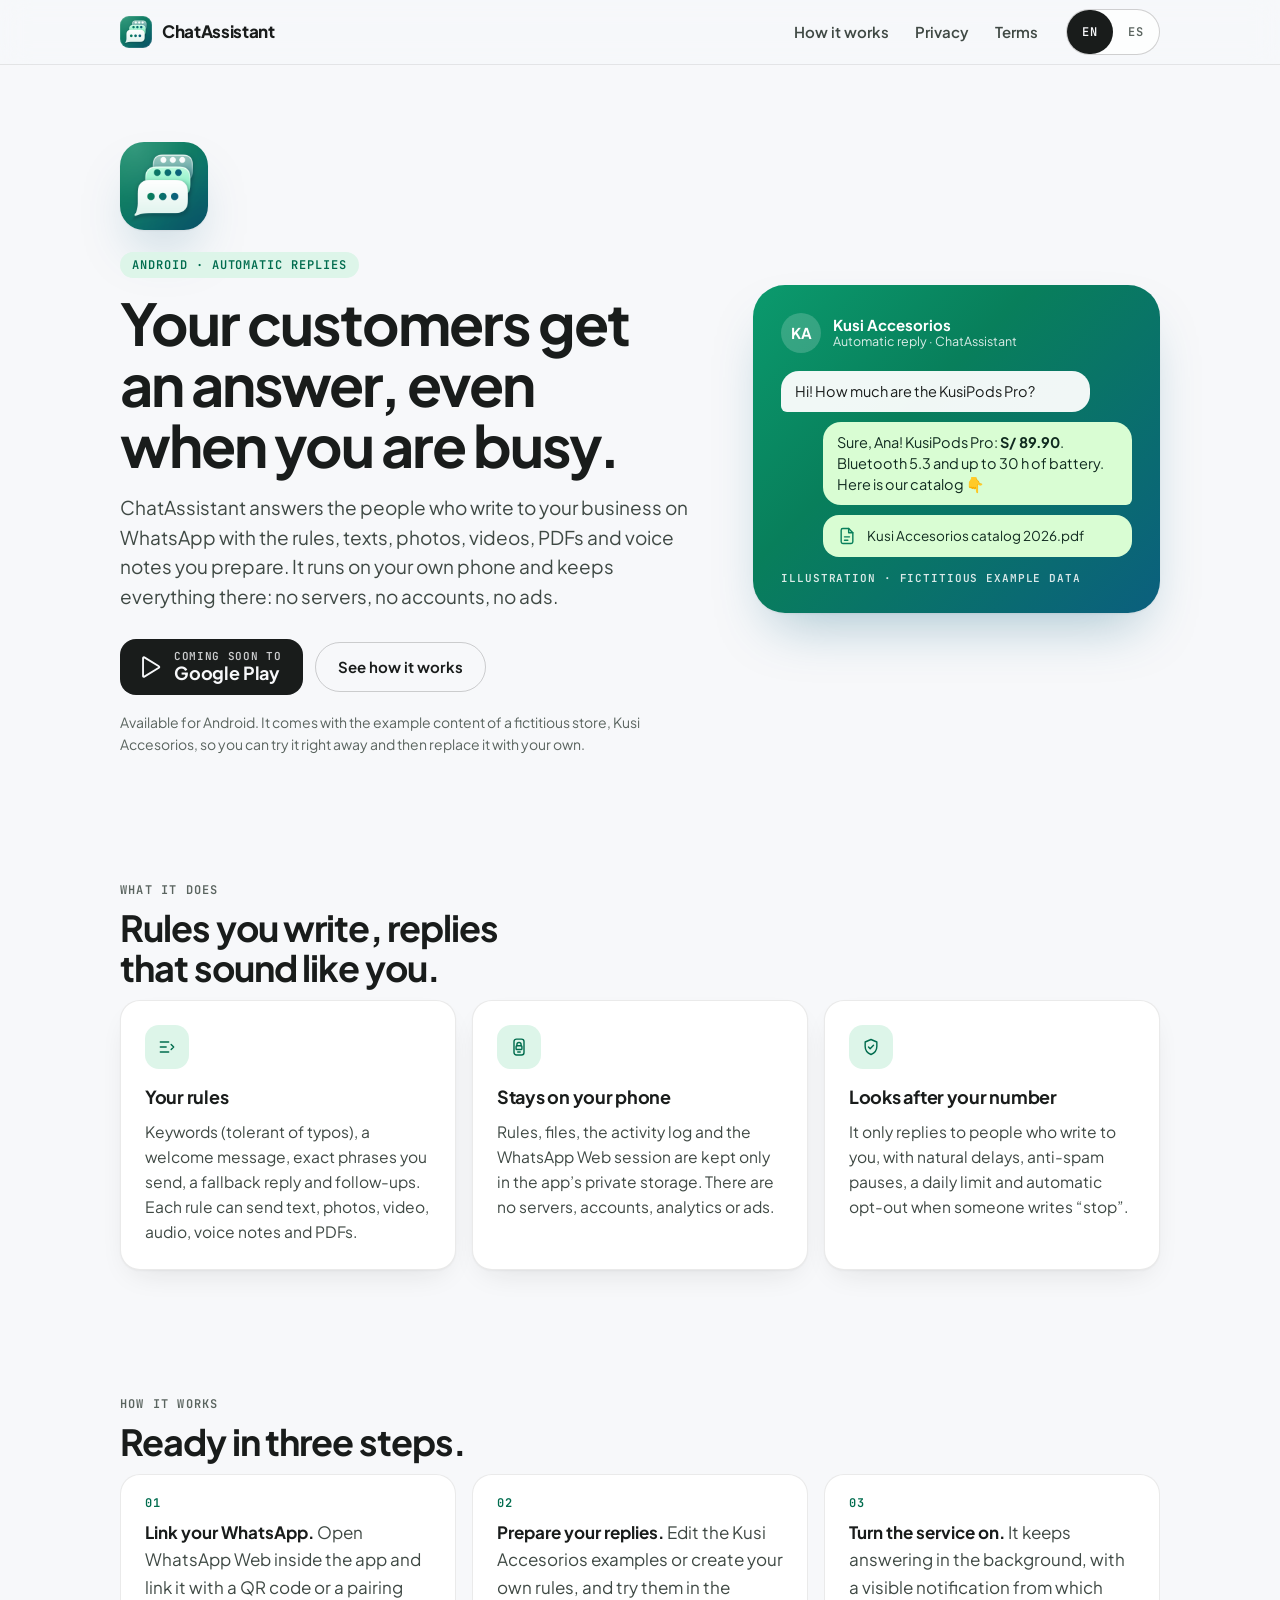
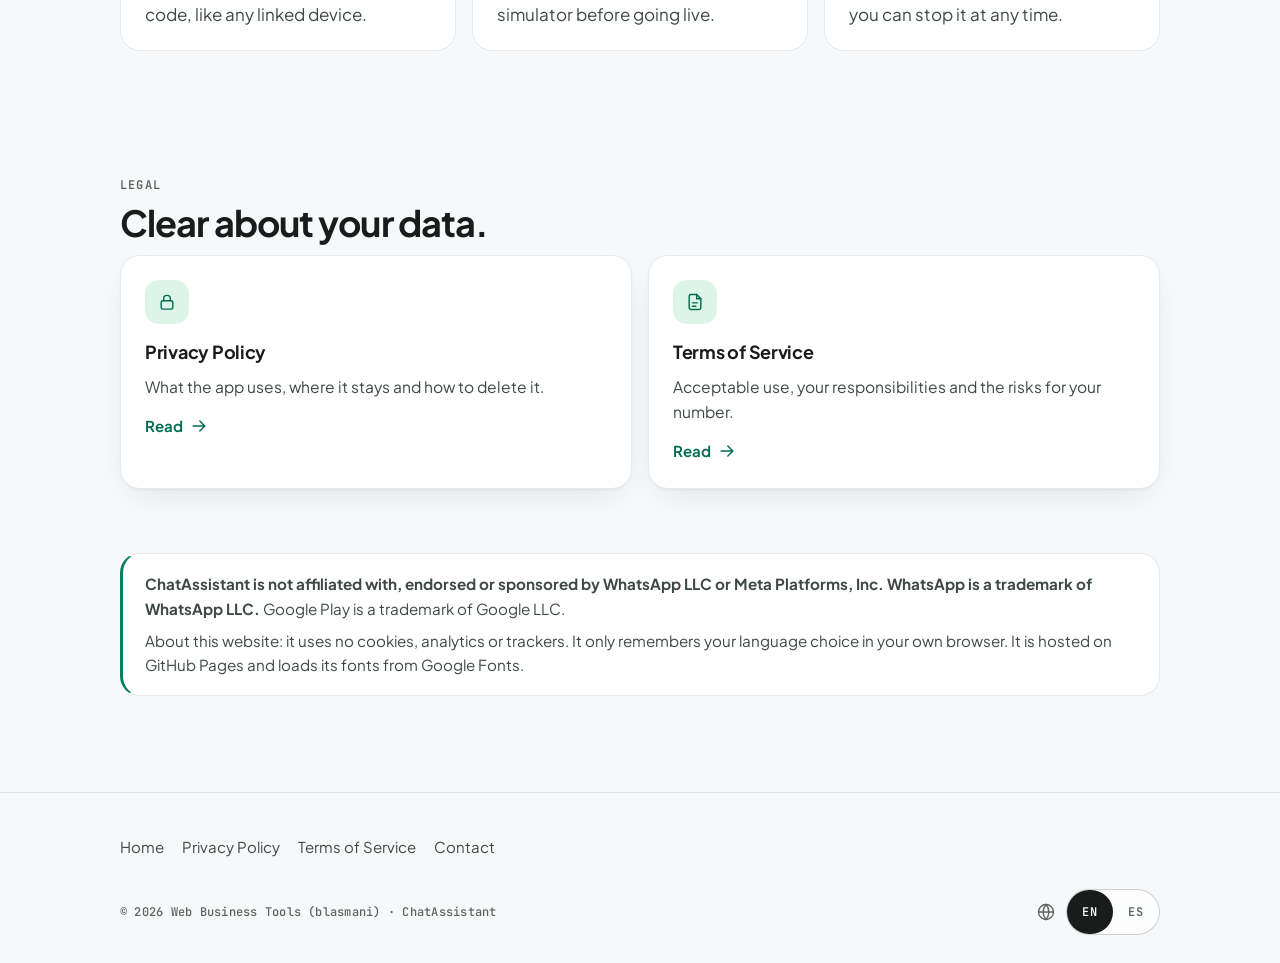
<file: index.html>
<!DOCTYPE html>
<html lang="en">
<head>
<meta charset="utf-8">
<meta name="viewport" content="width=device-width, initial-scale=1, viewport-fit=cover">
<title data-en="ChatAssistant — Automatic replies for your business" data-es="ChatAssistant — Respuestas automáticas para tu negocio">ChatAssistant — Automatic replies for your business</title>
<!-- The <meta> tags stay in English (lang.js only swaps innerHTML); English is the site's default language. -->
<meta name="description" content="ChatAssistant is an Android app that automatically answers the customers who write to your business on WhatsApp, with rules, texts, photos, videos, PDFs and voice notes you prepare. Everything stays on your phone: no servers, no accounts, no ads.">
<meta name="author" content="Web Business Tools">
<meta name="color-scheme" content="light dark">
<meta name="theme-color" content="#087F5B">
<meta property="og:type" content="website">
<meta property="og:site_name" content="ChatAssistant">
<meta property="og:title" content="ChatAssistant — Automatic replies for your business">
<meta property="og:description" content="ChatAssistant is an Android app that automatically answers the customers who write to your business on WhatsApp, with rules, texts, photos, videos, PDFs and voice notes you prepare. Everything stays on your phone: no servers, no accounts, no ads.">
<link rel="icon" type="image/png" href="assets/icon.png">
<link rel="apple-touch-icon" href="assets/icon.png">
<link rel="preconnect" href="https://fonts.googleapis.com">
<link rel="preconnect" href="https://fonts.gstatic.com" crossorigin>
<link rel="stylesheet" href="https://fonts.googleapis.com/css2?family=Plus+Jakarta+Sans:wght@400..800&amp;family=JetBrains+Mono:wght@500;600&amp;display=swap">
<link rel="stylesheet" href="assets/styles.css">
</head>
<body>
<a class="skip" href="#main" data-en="Skip to content" data-es="Saltar al contenido">Skip to content</a>
<header class="site-header">
  <div class="wrap site-header__row">
    <a class="brand" href="./" data-internal="./"><span class="mark" aria-hidden="true"></span><span>ChatAssistant</span></a>
    <nav class="site-nav" aria-label="Main" data-label-en="Main" data-label-es="Principal">
      <a href="#how" data-internal="#how" data-en="How it works" data-es="Cómo funciona">How it works</a>
      <a href="privacy.html" data-internal="privacy.html" data-en="Privacy" data-es="Privacidad">Privacy</a>
      <a href="terms.html" data-internal="terms.html" data-en="Terms" data-es="Términos">Terms</a>
    </nav>
    <span class="lang" role="group" aria-label="Language / Idioma"><button type="button" data-lang="en" lang="en" aria-pressed="true">EN</button><button type="button" data-lang="es" lang="es" aria-pressed="false">ES</button></span>
  </div>
</header>
<main id="main">
<section class="hero">
  <div class="wrap hero__grid">
    <div>
      <span class="mark mark--xl" aria-hidden="true"></span>
      <p class="eyebrow"><span data-en="Android · Automatic replies" data-es="Android · Respuestas automáticas">Android · Automatic replies</span></p>
      <h1 data-en="Your customers get an answer, even when you are busy." data-es="Tus clientes reciben respuesta, aunque estés ocupado.">Your customers get an answer, even when you are busy.</h1>
      <p class="lead" data-en="ChatAssistant answers the people who write to your business on WhatsApp with the rules, texts, photos, videos, PDFs and voice notes you prepare. It runs on your own phone and keeps everything there: no servers, no accounts, no ads." data-es="ChatAssistant responde a quienes escriben a tu negocio por WhatsApp con las reglas, textos, fotos, videos, PDF y notas de voz que tú preparas. Funciona en tu propio celular y guarda todo ahí: sin servidores, sin cuentas y sin publicidad.">ChatAssistant answers the people who write to your business on WhatsApp with the rules, texts, photos, videos, PDFs and voice notes you prepare. It runs on your own phone and keeps everything there: no servers, no accounts, no ads.</p>
      <div class="actions">
        <a class="store" href="https://play.google.com/store/apps/details?id=com.webbusiness.chatassistant" rel="noopener"><svg class="i" viewBox="0 0 24 24" fill="none" stroke="currentColor" stroke-width="1.7" stroke-linecap="round" stroke-linejoin="round" aria-hidden="true" focusable="false"><path d="M6.5 3.8v16.4a.8.8 0 0 0 1.2.7l13.4-8.2a.8.8 0 0 0 0-1.4L7.7 3.1a.8.8 0 0 0-1.2.7z"/></svg><span class="store__text"><small data-en="Coming soon to" data-es="Próximamente en">Coming soon to</small><strong>Google Play</strong></span></a>
        <a class="btn btn--ghost" href="#how"><span data-en="See how it works" data-es="Mira cómo funciona">See how it works</span></a>
      </div>
      <p class="fine" data-en="Available for Android. It comes with the example content of a fictitious store, Kusi Accesorios, so you can try it right away and then replace it with your own." data-es="Para Android. Trae el contenido de ejemplo de una tienda ficticia, Kusi Accesorios, para que la pruebes al instante y luego la reemplaces con lo tuyo.">Available for Android. It comes with the example content of a fictitious store, Kusi Accesorios, so you can try it right away and then replace it with your own.</p>
    </div>
    <figure class="demo" aria-label="Illustration of an automatic reply" data-label-en="Illustration of an automatic reply" data-label-es="Ilustración de una respuesta automática">
      <div class="demo__top">
        <span class="demo__avatar" aria-hidden="true">KA</span>
        <span class="demo__who"><strong>Kusi Accesorios</strong><span data-en="Automatic reply · ChatAssistant" data-es="Respuesta automática · ChatAssistant">Automatic reply · ChatAssistant</span></span>
      </div>
      <p class="bubble bubble--in" data-en="Hi! How much are the KusiPods Pro?" data-es="¡Hola! ¿Cuánto cuestan los KusiPods Pro?">Hi! How much are the KusiPods Pro?</p>
      <p class="bubble bubble--out" data-en="Sure, Ana! KusiPods Pro: &lt;b&gt;S/ 89.90&lt;/b&gt;. Bluetooth 5.3 and up to 30 h of battery. Here is our catalog 👇" data-es="¡Claro, Ana! KusiPods Pro: &lt;b&gt;S/ 89.90&lt;/b&gt;. Bluetooth 5.3 y hasta 30 h de batería. Aquí tienes nuestro catálogo 👇">Sure, Ana! KusiPods Pro: <b>S/ 89.90</b>. Bluetooth 5.3 and up to 30 h of battery. Here is our catalog 👇</p>
      <div class="demo__file"><svg class="i" viewBox="0 0 24 24" fill="none" stroke="currentColor" stroke-width="1.7" stroke-linecap="round" stroke-linejoin="round" aria-hidden="true" focusable="false"><path d="M14 3H7a2 2 0 0 0-2 2v14a2 2 0 0 0 2 2h10a2 2 0 0 0 2-2V8z"/><path d="M14 3v5h5"/><path d="M9 13h6M9 17h4"/></svg><span data-en="Kusi Accesorios catalog 2026.pdf" data-es="Catálogo Kusi Accesorios 2026.pdf">Kusi Accesorios catalog 2026.pdf</span></div>
      <figcaption class="demo__caption" data-en="Illustration · fictitious example data" data-es="Ilustración · datos de ejemplo ficticios">Illustration · fictitious example data</figcaption>
    </figure>
  </div>
</section>

<section class="section" aria-labelledby="features-title">
  <div class="wrap">
    <p class="label" data-en="What it does" data-es="Qué hace">What it does</p>
    <h2 id="features-title" data-en="Rules you write, replies that sound like you." data-es="Reglas que escribes tú, respuestas con tu estilo.">Rules you write, replies that sound like you.</h2>
    <div class="cards">
      <article class="card"><span class="card__icon"><svg class="i" viewBox="0 0 24 24" fill="none" stroke="currentColor" stroke-width="1.7" stroke-linecap="round" stroke-linejoin="round" aria-hidden="true" focusable="false"><path d="M4 6h10M4 12h7M4 18h10"/><path d="M17 9l3 3-3 3"/></svg></span><h3 data-en="Your rules" data-es="Tus reglas">Your rules</h3><p data-en="Keywords (tolerant of typos), a welcome message, exact phrases you send, a fallback reply and follow-ups. Each rule can send text, photos, video, audio, voice notes and PDFs." data-es="Palabras clave (tolera errores de escritura), bienvenida, frases exactas que envías, respuesta de respaldo y seguimientos. Cada regla puede enviar texto, fotos, video, audio, notas de voz y PDF.">Keywords (tolerant of typos), a welcome message, exact phrases you send, a fallback reply and follow-ups. Each rule can send text, photos, video, audio, voice notes and PDFs.</p></article>
      <article class="card"><span class="card__icon"><svg class="i" viewBox="0 0 24 24" fill="none" stroke="currentColor" stroke-width="1.7" stroke-linecap="round" stroke-linejoin="round" aria-hidden="true" focusable="false"><rect x="6" y="2.5" width="12" height="19" rx="3"/><path d="M10.5 18h3"/><path d="M9.5 10.5V9a2.5 2.5 0 0 1 5 0v1.5"/><rect x="8.5" y="10.5" width="7" height="4.5" rx="1"/></svg></span><h3 data-en="Stays on your phone" data-es="Se queda en tu celular">Stays on your phone</h3><p data-en="Rules, files, the activity log and the WhatsApp Web session are kept only in the app’s private storage. There are no servers, accounts, analytics or ads." data-es="Reglas, archivos, el registro y la sesión de WhatsApp Web se guardan solo en el almacenamiento privado de la app. No hay servidores, cuentas, analítica ni publicidad.">Rules, files, the activity log and the WhatsApp Web session are kept only in the app’s private storage. There are no servers, accounts, analytics or ads.</p></article>
      <article class="card"><span class="card__icon"><svg class="i" viewBox="0 0 24 24" fill="none" stroke="currentColor" stroke-width="1.7" stroke-linecap="round" stroke-linejoin="round" aria-hidden="true" focusable="false"><path d="M12 3l7 3v5.5c0 4.4-3 8-7 9.5-4-1.5-7-5.1-7-9.5V6z"/><path d="M9 12l2 2 4-4"/></svg></span><h3 data-en="Looks after your number" data-es="Cuida tu número">Looks after your number</h3><p data-en="It only replies to people who write to you, with natural delays, anti-spam pauses, a daily limit and automatic opt-out when someone writes “stop”." data-es="Solo responde a quienes te escriben, con esperas naturales, pausas anti-spam, límite diario y baja automática cuando alguien escribe “baja”.">It only replies to people who write to you, with natural delays, anti-spam pauses, a daily limit and automatic opt-out when someone writes “stop”.</p></article>
    </div>
  </div>
</section>

<section class="section" id="how" aria-labelledby="how-title">
  <div class="wrap">
    <p class="label" data-en="How it works" data-es="Cómo funciona">How it works</p>
    <h2 id="how-title" data-en="Ready in three steps." data-es="Listo en tres pasos.">Ready in three steps.</h2>
    <ol class="steps">
      <li data-en="&lt;b&gt;Link your WhatsApp.&lt;/b&gt; Open WhatsApp Web inside the app and link it with a QR code or a pairing code, like any linked device." data-es="&lt;b&gt;Vincula tu WhatsApp.&lt;/b&gt; Abre WhatsApp Web dentro de la app y vincúlalo con un código QR o un código de vinculación, como cualquier dispositivo vinculado."><b>Link your WhatsApp.</b> Open WhatsApp Web inside the app and link it with a QR code or a pairing code, like any linked device.</li>
      <li data-en="&lt;b&gt;Prepare your replies.&lt;/b&gt; Edit the Kusi Accesorios examples or create your own rules, and try them in the simulator before going live." data-es="&lt;b&gt;Prepara tus respuestas.&lt;/b&gt; Edita los ejemplos de Kusi Accesorios o crea tus propias reglas, y pruébalas en el simulador antes de activarlas."><b>Prepare your replies.</b> Edit the Kusi Accesorios examples or create your own rules, and try them in the simulator before going live.</li>
      <li data-en="&lt;b&gt;Turn the service on.&lt;/b&gt; It keeps answering in the background, with a visible notification from which you can stop it at any time." data-es="&lt;b&gt;Activa el servicio.&lt;/b&gt; Sigue respondiendo en segundo plano, con una notificación visible desde la que puedes detenerlo cuando quieras."><b>Turn the service on.</b> It keeps answering in the background, with a visible notification from which you can stop it at any time.</li>
    </ol>
  </div>
</section>

<section class="section" id="legal" aria-labelledby="legal-title">
  <div class="wrap">
    <p class="label" data-en="Legal" data-es="Legal">Legal</p>
    <h2 id="legal-title" data-en="Clear about your data." data-es="Claros con tus datos.">Clear about your data.</h2>
    <div class="cards cards--two">
      <a class="card" href="privacy.html" data-internal="privacy.html"><span class="card__icon"><svg class="i" viewBox="0 0 24 24" fill="none" stroke="currentColor" stroke-width="1.7" stroke-linecap="round" stroke-linejoin="round" aria-hidden="true" focusable="false"><rect x="5" y="10.5" width="14" height="10" rx="2"/><path d="M8 10.5V8a4 4 0 0 1 8 0v2.5"/></svg></span><h3 data-en="Privacy Policy" data-es="Política de privacidad">Privacy Policy</h3><p data-en="What the app uses, where it stays and how to delete it." data-es="Qué usa la app, dónde se guarda y cómo borrarlo.">What the app uses, where it stays and how to delete it.</p><span class="card__more"><span data-en="Read" data-es="Leer">Read</span><svg class="i" viewBox="0 0 24 24" fill="none" stroke="currentColor" stroke-width="1.7" stroke-linecap="round" stroke-linejoin="round" aria-hidden="true" focusable="false"><path d="M5 12h14M13 6l6 6-6 6"/></svg></span></a>
      <a class="card" href="terms.html" data-internal="terms.html"><span class="card__icon"><svg class="i" viewBox="0 0 24 24" fill="none" stroke="currentColor" stroke-width="1.7" stroke-linecap="round" stroke-linejoin="round" aria-hidden="true" focusable="false"><path d="M14 3H7a2 2 0 0 0-2 2v14a2 2 0 0 0 2 2h10a2 2 0 0 0 2-2V8z"/><path d="M14 3v5h5"/><path d="M9 13h6M9 17h4"/></svg></span><h3 data-en="Terms of Service" data-es="Términos del servicio">Terms of Service</h3><p data-en="Acceptable use, your responsibilities and the risks for your number." data-es="Uso aceptable, tus responsabilidades y los riesgos para tu número.">Acceptable use, your responsibilities and the risks for your number.</p><span class="card__more"><span data-en="Read" data-es="Leer">Read</span><svg class="i" viewBox="0 0 24 24" fill="none" stroke="currentColor" stroke-width="1.7" stroke-linecap="round" stroke-linejoin="round" aria-hidden="true" focusable="false"><path d="M5 12h14M13 6l6 6-6 6"/></svg></span></a>
    </div>
  </div>
</section>

<section class="section section--flush">
  <div class="wrap">
    <div class="notice">
      <p data-en="&lt;b&gt;ChatAssistant is not affiliated with, endorsed or sponsored by WhatsApp LLC or Meta Platforms, Inc. WhatsApp is a trademark of WhatsApp LLC.&lt;/b&gt; Google Play is a trademark of Google LLC." data-es="&lt;b&gt;ChatAssistant no está afiliada a WhatsApp LLC ni a Meta Platforms, Inc., ni ha sido respaldada ni patrocinada por ellas. WhatsApp es una marca de WhatsApp LLC.&lt;/b&gt; Google Play es una marca de Google LLC."><b>ChatAssistant is not affiliated with, endorsed or sponsored by WhatsApp LLC or Meta Platforms, Inc. WhatsApp is a trademark of WhatsApp LLC.</b> Google Play is a trademark of Google LLC.</p>
      <p data-en="About this website: it uses no cookies, analytics or trackers. It only remembers your language choice in your own browser. It is hosted on GitHub Pages and loads its fonts from Google Fonts." data-es="Sobre este sitio: no usa cookies, analítica ni rastreadores. Solo recuerda el idioma que elegiste, en tu propio navegador. Está alojado en GitHub Pages y carga sus fuentes desde Google Fonts.">About this website: it uses no cookies, analytics or trackers. It only remembers your language choice in your own browser. It is hosted on GitHub Pages and loads its fonts from Google Fonts.</p>
    </div>
  </div>
</section>
</main>

<footer class="site-footer">
  <div class="wrap">
    <nav aria-label="Footer" data-label-en="Footer" data-label-es="Pie de página">
      <ul class="site-footer__links">
        <li><a href="./" data-internal="./" data-en="Home" data-es="Inicio">Home</a></li>
        <li><a href="privacy.html" data-internal="privacy.html" data-en="Privacy Policy" data-es="Política de privacidad">Privacy Policy</a></li>
        <li><a href="terms.html" data-internal="terms.html" data-en="Terms of Service" data-es="Términos del servicio">Terms of Service</a></li>
        <li><a href="mailto:webbusinesstoolspro@gmail.com" data-en="Contact" data-es="Contacto">Contact</a></li>
      </ul>
    </nav>
    
    <div class="site-footer__row">
      <span class="site-footer__copy">© 2026 Web Business Tools (blasmani) · ChatAssistant</span>
      <span class="site-footer__lang"><svg class="i" viewBox="0 0 24 24" fill="none" stroke="currentColor" stroke-width="1.6" stroke-linecap="round" stroke-linejoin="round" aria-hidden="true" focusable="false"><circle cx="12" cy="12" r="9"/><path d="M3 12h18"/><path d="M12 3a13.5 13.5 0 0 1 0 18a13.5 13.5 0 0 1 0-18"/></svg><span class="lang" role="group" aria-label="Language / Idioma"><button type="button" data-lang="en" lang="en" aria-pressed="true">EN</button><button type="button" data-lang="es" lang="es" aria-pressed="false">ES</button></span></span>
    </div>
  </div>
</footer>

<script src="assets/lang.js"></script>
</body>
</html>
</file>
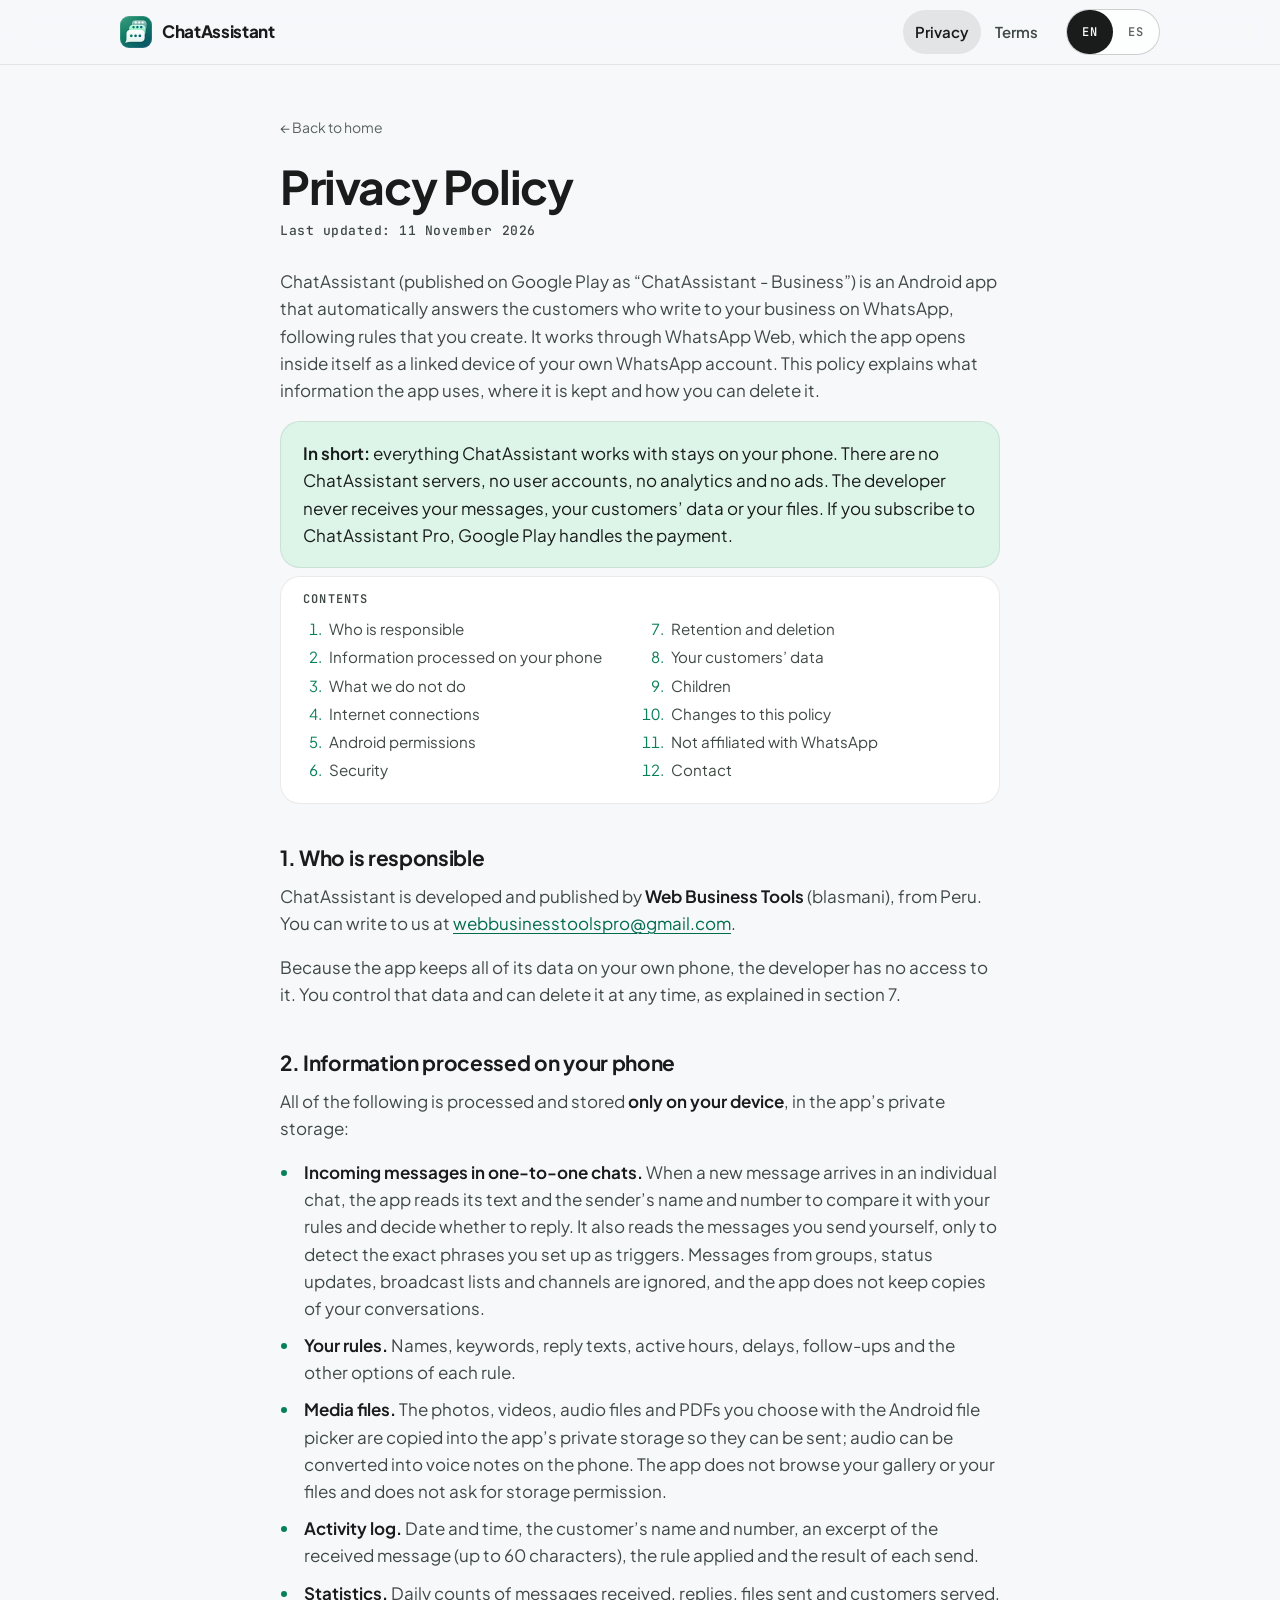
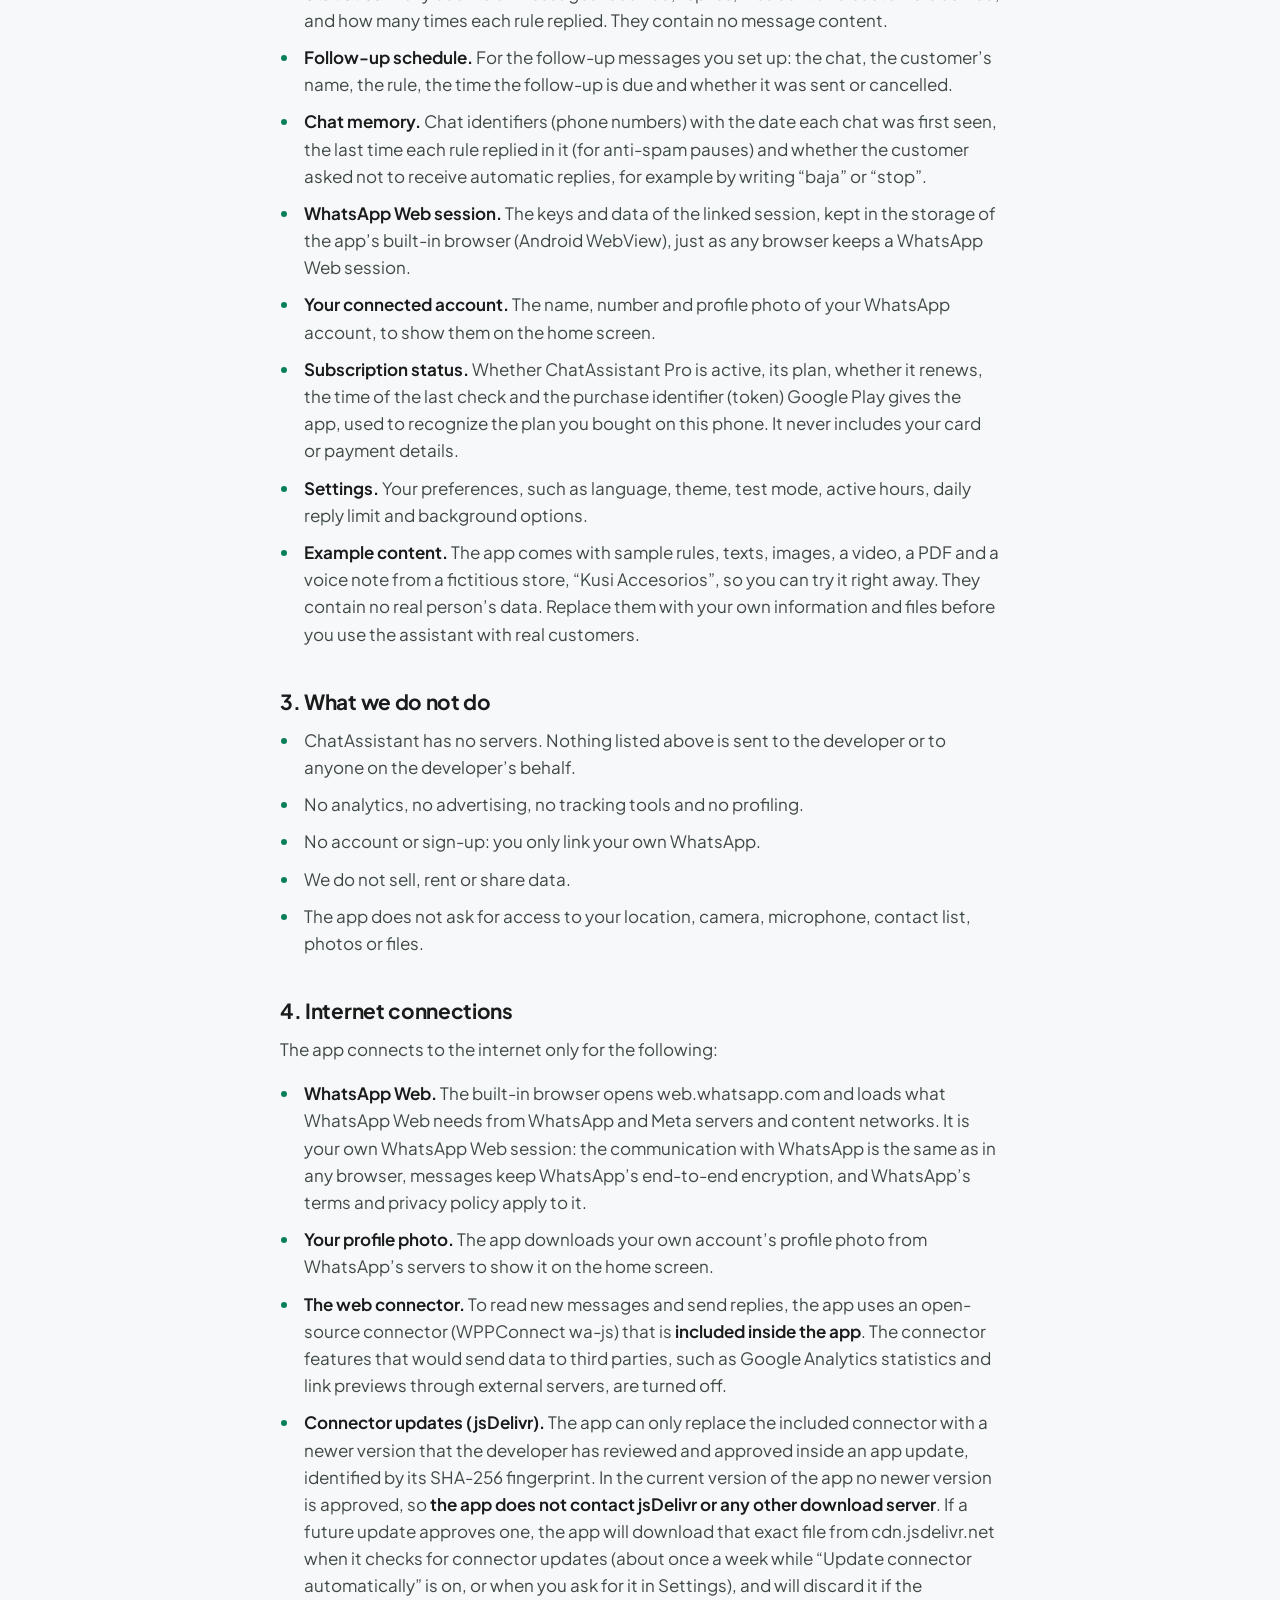
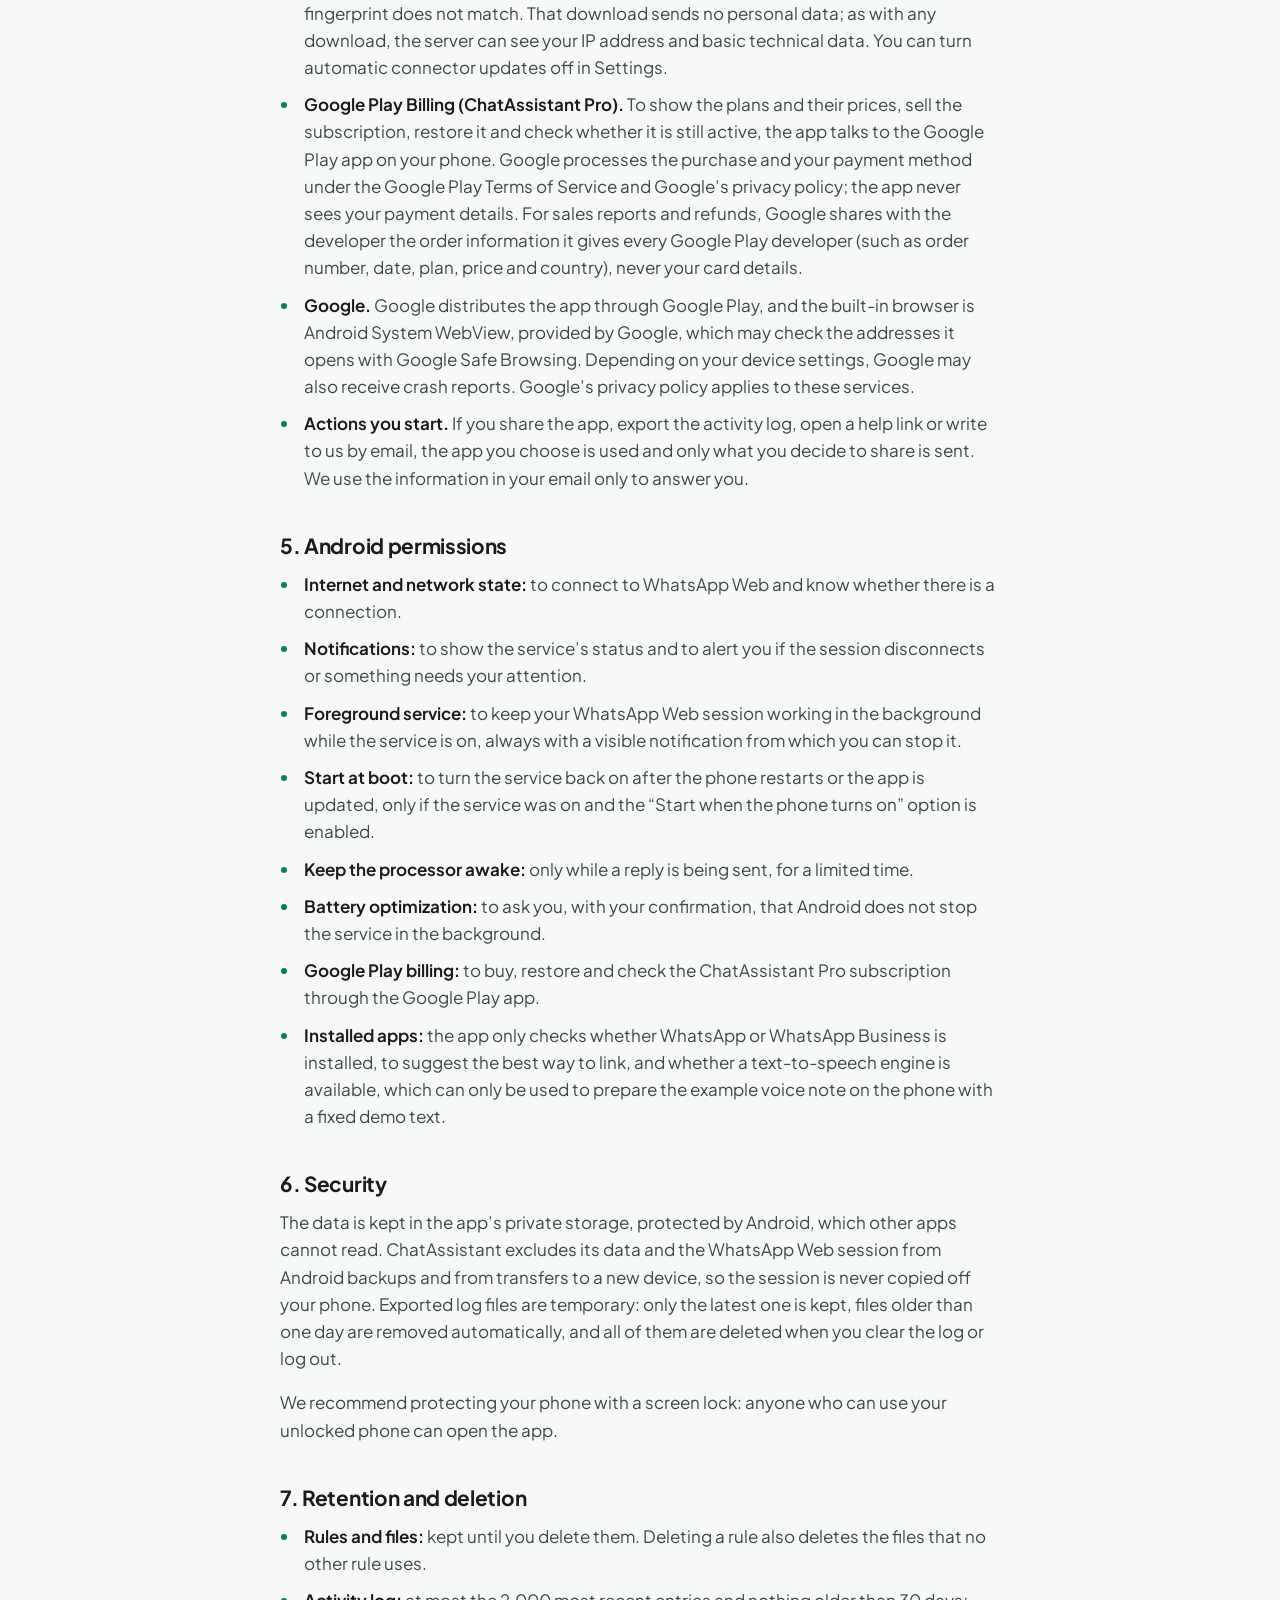
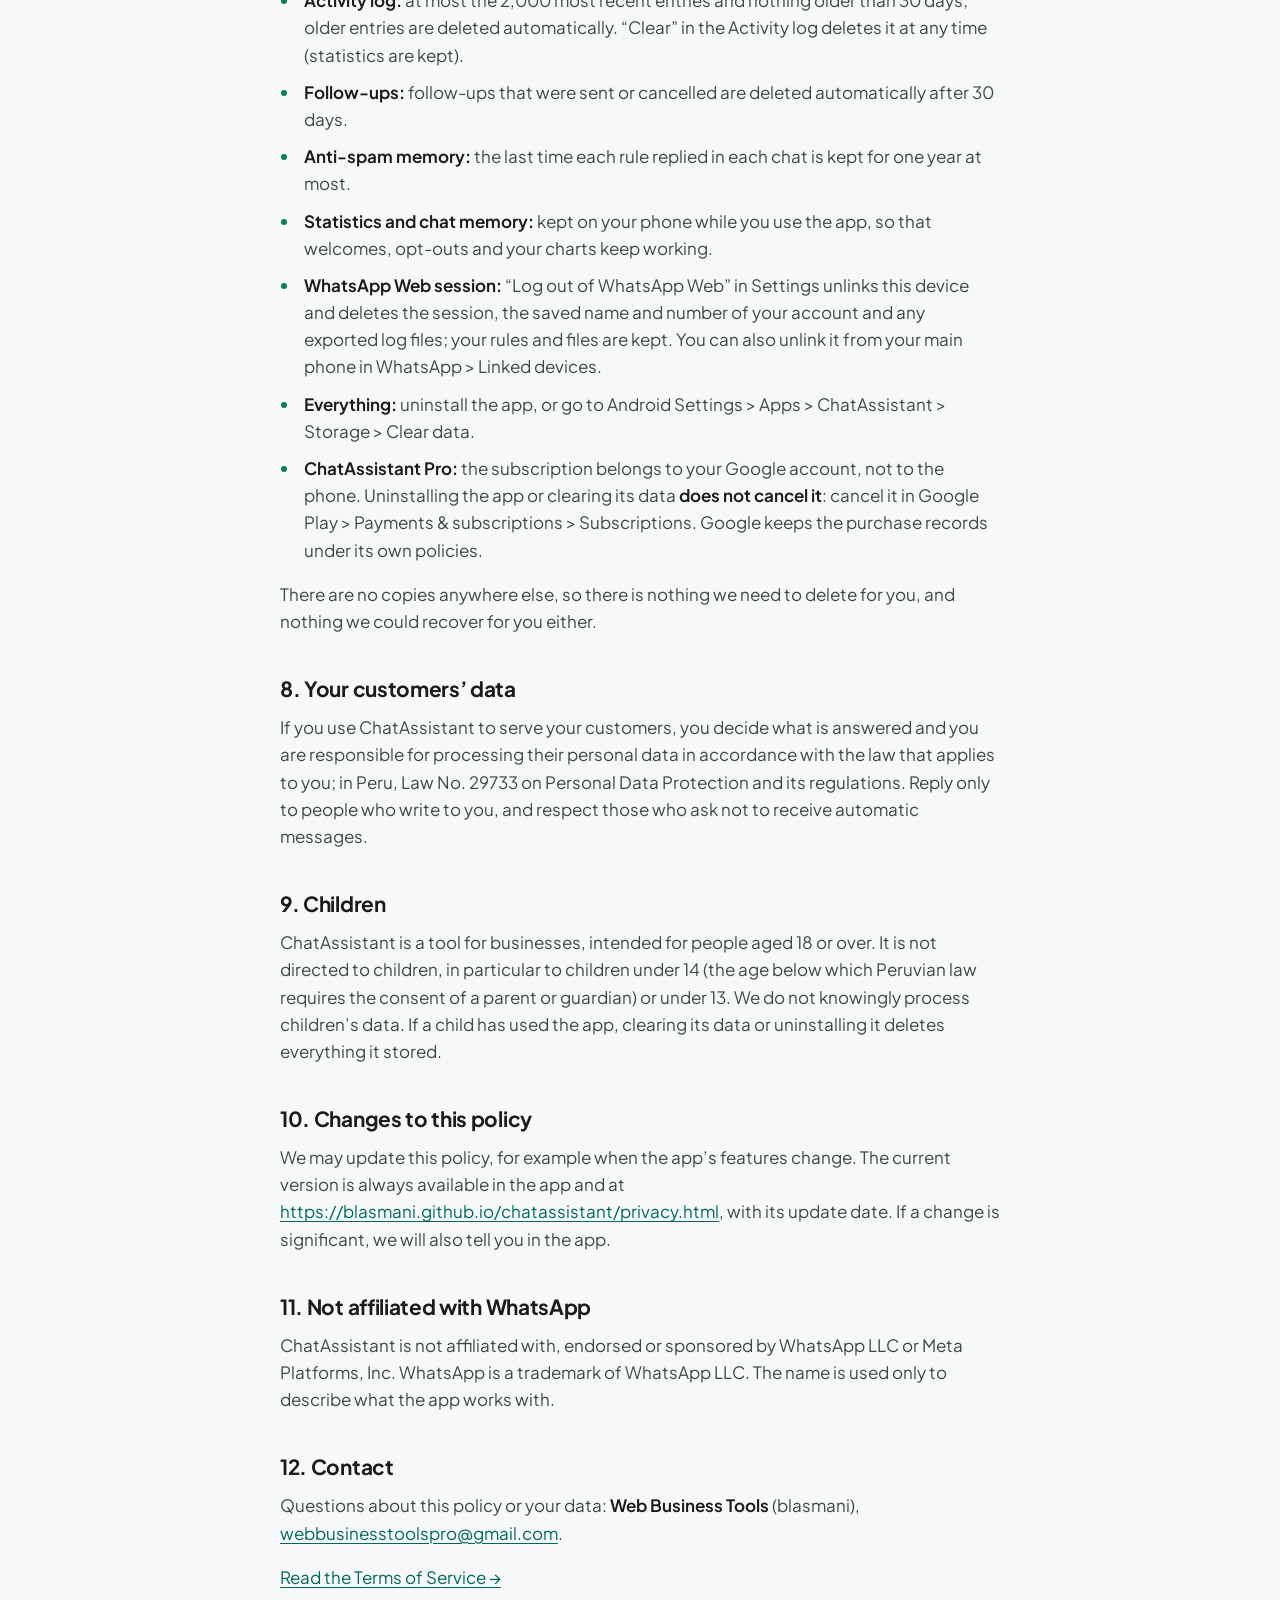
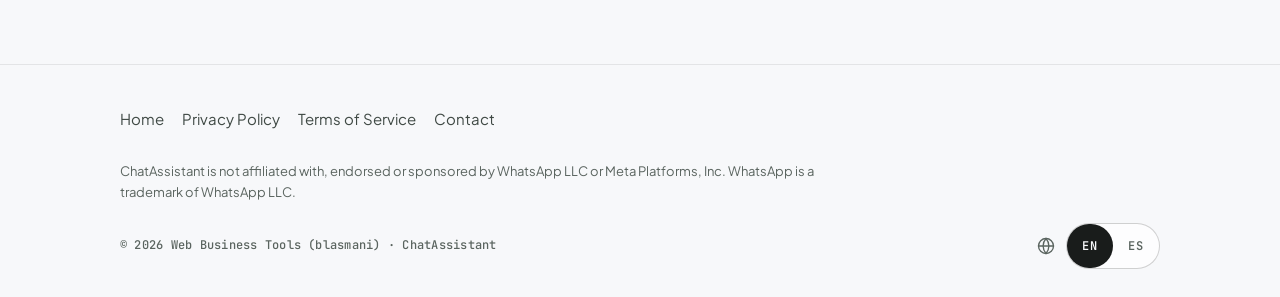
<file: privacy.html>
<!DOCTYPE html>
<html lang="en">
<head>
<meta charset="utf-8">
<meta name="viewport" content="width=device-width, initial-scale=1, viewport-fit=cover">
<title data-en="Privacy Policy — ChatAssistant" data-es="Política de privacidad — ChatAssistant">Privacy Policy — ChatAssistant</title>
<!-- The <meta> tags stay in English (lang.js only swaps innerHTML); English is the site's default language. -->
<meta name="description" content="How ChatAssistant handles your information: everything stays on your phone, with no servers, accounts, analytics or ads. What it processes, its internet connections, permissions, retention and deletion.">
<meta name="author" content="Web Business Tools">
<meta name="color-scheme" content="light dark">
<meta name="theme-color" content="#087F5B">
<meta property="og:type" content="website">
<meta property="og:site_name" content="ChatAssistant">
<meta property="og:title" content="Privacy Policy — ChatAssistant">
<meta property="og:description" content="How ChatAssistant handles your information: everything stays on your phone, with no servers, accounts, analytics or ads. What it processes, its internet connections, permissions, retention and deletion.">
<link rel="icon" type="image/png" href="assets/icon.png">
<link rel="apple-touch-icon" href="assets/icon.png">
<link rel="preconnect" href="https://fonts.googleapis.com">
<link rel="preconnect" href="https://fonts.gstatic.com" crossorigin>
<link rel="stylesheet" href="https://fonts.googleapis.com/css2?family=Plus+Jakarta+Sans:wght@400..800&amp;family=JetBrains+Mono:wght@500;600&amp;display=swap">
<link rel="stylesheet" href="assets/styles.css">
</head>
<body>
<a class="skip" href="#main" data-en="Skip to content" data-es="Saltar al contenido">Skip to content</a>
<header class="site-header">
  <div class="wrap site-header__row">
    <a class="brand" href="./" data-internal="./"><span class="mark" aria-hidden="true"></span><span>ChatAssistant</span></a>
    <nav class="site-nav" aria-label="Main" data-label-en="Main" data-label-es="Principal">
      <a href="privacy.html" data-internal="privacy.html" aria-current="page" data-en="Privacy" data-es="Privacidad">Privacy</a>
      <a href="terms.html" data-internal="terms.html" data-en="Terms" data-es="Términos">Terms</a>
    </nav>
    <span class="lang" role="group" aria-label="Language / Idioma"><button type="button" data-lang="en" lang="en" aria-pressed="true">EN</button><button type="button" data-lang="es" lang="es" aria-pressed="false">ES</button></span>
  </div>
</header>
<main id="main" class="wrap legal">
  <a class="legal__back" href="./" data-internal="./" data-en="← Back to home" data-es="← Volver al inicio">← Back to home</a>
  <h1 data-en="Privacy Policy" data-es="Política de privacidad">Privacy Policy</h1>
  <p class="legal__date" data-en="Last updated: 11 November 2026" data-es="Última actualización: 11 de noviembre de 2026">Last updated: 11 November 2026</p>
  <p data-en="ChatAssistant (published on Google Play as “ChatAssistant - Business”) is an Android app that automatically answers the customers who write to your business on WhatsApp, following rules that you create. It works through WhatsApp Web, which the app opens inside itself as a linked device of your own WhatsApp account. This policy explains what information the app uses, where it is kept and how you can delete it." data-es="ChatAssistant (publicada en Google Play como “ChatAssistant - Business”) es una aplicación para Android que responde automáticamente a los clientes que escriben a tu negocio por WhatsApp, siguiendo las reglas que tú creas. Funciona con WhatsApp Web, que la app abre dentro de sí misma como un dispositivo vinculado de tu propia cuenta de WhatsApp. Esta política explica qué información usa la app, dónde se guarda y cómo puedes borrarla.">ChatAssistant (published on Google Play as “ChatAssistant - Business”) is an Android app that automatically answers the customers who write to your business on WhatsApp, following rules that you create. It works through WhatsApp Web, which the app opens inside itself as a linked device of your own WhatsApp account. This policy explains what information the app uses, where it is kept and how you can delete it.</p>
  <div class="legal__summary"><p data-en="&lt;b&gt;In short:&lt;/b&gt; everything ChatAssistant works with stays on your phone. There are no ChatAssistant servers, no user accounts, no analytics and no ads. The developer never receives your messages, your customers’ data or your files. If you subscribe to ChatAssistant Pro, Google Play handles the payment." data-es="&lt;b&gt;En resumen:&lt;/b&gt; todo lo que usa ChatAssistant se queda en tu celular. No hay servidores de ChatAssistant, ni cuentas de usuario, ni analítica, ni publicidad. El desarrollador nunca recibe tus mensajes, los datos de tus clientes ni tus archivos. Si te suscribes a ChatAssistant Pro, el pago lo procesa Google Play."><b>In short:</b> everything ChatAssistant works with stays on your phone. There are no ChatAssistant servers, no user accounts, no analytics and no ads. The developer never receives your messages, your customers’ data or your files. If you subscribe to ChatAssistant Pro, Google Play handles the payment.</p></div>
  <nav class="legal__toc" aria-labelledby="toc-title">
    <p id="toc-title" class="label" data-en="Contents" data-es="Contenido">Contents</p>
    <ol>
      <li><a href="#s1" data-en="Who is responsible" data-es="Responsable">Who is responsible</a></li>
      <li><a href="#s2" data-en="Information processed on your phone" data-es="Información que se procesa en tu celular">Information processed on your phone</a></li>
      <li><a href="#s3" data-en="What we do not do" data-es="Lo que no hacemos">What we do not do</a></li>
      <li><a href="#s4" data-en="Internet connections" data-es="Conexiones a internet">Internet connections</a></li>
      <li><a href="#s5" data-en="Android permissions" data-es="Permisos de Android">Android permissions</a></li>
      <li><a href="#s6" data-en="Security" data-es="Seguridad">Security</a></li>
      <li><a href="#s7" data-en="Retention and deletion" data-es="Conservación y eliminación">Retention and deletion</a></li>
      <li><a href="#s8" data-en="Your customers’ data" data-es="Los datos de tus clientes">Your customers’ data</a></li>
      <li><a href="#s9" data-en="Children" data-es="Menores de edad">Children</a></li>
      <li><a href="#s10" data-en="Changes to this policy" data-es="Cambios en esta política">Changes to this policy</a></li>
      <li><a href="#s11" data-en="Not affiliated with WhatsApp" data-es="Sin relación con WhatsApp">Not affiliated with WhatsApp</a></li>
      <li><a href="#s12" data-en="Contact" data-es="Contacto">Contact</a></li>
    </ol>
  </nav>
  <h2 id="s1" data-en="1. Who is responsible" data-es="1. Responsable">1. Who is responsible</h2>
  <p data-en="ChatAssistant is developed and published by &lt;b&gt;Web Business Tools&lt;/b&gt; (blasmani), from Peru. You can write to us at &lt;a href=&quot;mailto:webbusinesstoolspro@gmail.com&quot;&gt;webbusinesstoolspro@gmail.com&lt;/a&gt;." data-es="ChatAssistant es desarrollada y publicada por &lt;b&gt;Web Business Tools&lt;/b&gt; (blasmani), desde Perú. Puedes escribirnos a &lt;a href=&quot;mailto:webbusinesstoolspro@gmail.com&quot;&gt;webbusinesstoolspro@gmail.com&lt;/a&gt;.">ChatAssistant is developed and published by <b>Web Business Tools</b> (blasmani), from Peru. You can write to us at <a href="mailto:webbusinesstoolspro@gmail.com">webbusinesstoolspro@gmail.com</a>.</p>
  <p data-en="Because the app keeps all of its data on your own phone, the developer has no access to it. You control that data and can delete it at any time, as explained in section 7." data-es="Como la app guarda todos sus datos en tu propio celular, el desarrollador no tiene acceso a ellos. Tú controlas esos datos y puedes borrarlos cuando quieras, como se explica en la sección 7.">Because the app keeps all of its data on your own phone, the developer has no access to it. You control that data and can delete it at any time, as explained in section 7.</p>
  <h2 id="s2" data-en="2. Information processed on your phone" data-es="2. Información que se procesa en tu celular">2. Information processed on your phone</h2>
  <p data-en="All of the following is processed and stored &lt;b&gt;only on your device&lt;/b&gt;, in the app’s private storage:" data-es="Todo lo siguiente se procesa y se guarda &lt;b&gt;solo en tu dispositivo&lt;/b&gt;, en el almacenamiento privado de la app:">All of the following is processed and stored <b>only on your device</b>, in the app’s private storage:</p>
  <ul>
    <li data-en="&lt;b&gt;Incoming messages in one-to-one chats.&lt;/b&gt; When a new message arrives in an individual chat, the app reads its text and the sender’s name and number to compare it with your rules and decide whether to reply. It also reads the messages you send yourself, only to detect the exact phrases you set up as triggers. Messages from groups, status updates, broadcast lists and channels are ignored, and the app does not keep copies of your conversations." data-es="&lt;b&gt;Mensajes nuevos de chats individuales.&lt;/b&gt; Cuando llega un mensaje nuevo a un chat individual, la app lee su texto y el nombre y número de quien lo envía para compararlo con tus reglas y decidir si debe responder. También lee los mensajes que tú envías, solo para detectar las frases exactas que configuraste como disparadores. Los mensajes de grupos, estados, listas de difusión y canales se ignoran, y la app no guarda copias de tus conversaciones."><b>Incoming messages in one-to-one chats.</b> When a new message arrives in an individual chat, the app reads its text and the sender’s name and number to compare it with your rules and decide whether to reply. It also reads the messages you send yourself, only to detect the exact phrases you set up as triggers. Messages from groups, status updates, broadcast lists and channels are ignored, and the app does not keep copies of your conversations.</li>
    <li data-en="&lt;b&gt;Your rules.&lt;/b&gt; Names, keywords, reply texts, active hours, delays, follow-ups and the other options of each rule." data-es="&lt;b&gt;Tus reglas.&lt;/b&gt; Nombres, palabras clave, textos de respuesta, horarios, esperas, seguimientos y las demás opciones de cada regla."><b>Your rules.</b> Names, keywords, reply texts, active hours, delays, follow-ups and the other options of each rule.</li>
    <li data-en="&lt;b&gt;Media files.&lt;/b&gt; The photos, videos, audio files and PDFs you choose with the Android file picker are copied into the app’s private storage so they can be sent; audio can be converted into voice notes on the phone. The app does not browse your gallery or your files and does not ask for storage permission." data-es="&lt;b&gt;Archivos multimedia.&lt;/b&gt; Las fotos, videos, audios y PDF que eliges con el selector de archivos de Android se copian al almacenamiento privado de la app para poder enviarlos; los audios pueden convertirse en notas de voz dentro del celular. La app no explora tu galería ni tus archivos, y no pide permiso de almacenamiento."><b>Media files.</b> The photos, videos, audio files and PDFs you choose with the Android file picker are copied into the app’s private storage so they can be sent; audio can be converted into voice notes on the phone. The app does not browse your gallery or your files and does not ask for storage permission.</li>
    <li data-en="&lt;b&gt;Activity log.&lt;/b&gt; Date and time, the customer’s name and number, an excerpt of the received message (up to 60 characters), the rule applied and the result of each send." data-es="&lt;b&gt;Registro de actividad.&lt;/b&gt; Fecha y hora, nombre y número del cliente, un fragmento del mensaje recibido (hasta 60 caracteres), la regla aplicada y el resultado de cada envío."><b>Activity log.</b> Date and time, the customer’s name and number, an excerpt of the received message (up to 60 characters), the rule applied and the result of each send.</li>
    <li data-en="&lt;b&gt;Statistics.&lt;/b&gt; Daily counts of messages received, replies, files sent and customers served, and how many times each rule replied. They contain no message content." data-es="&lt;b&gt;Estadísticas.&lt;/b&gt; Conteos diarios de mensajes recibidos, respuestas, archivos enviados y clientes atendidos, y cuántas veces respondió cada regla. No incluyen el contenido de los mensajes."><b>Statistics.</b> Daily counts of messages received, replies, files sent and customers served, and how many times each rule replied. They contain no message content.</li>
    <li data-en="&lt;b&gt;Follow-up schedule.&lt;/b&gt; For the follow-up messages you set up: the chat, the customer’s name, the rule, the time the follow-up is due and whether it was sent or cancelled." data-es="&lt;b&gt;Agenda de seguimientos.&lt;/b&gt; Para los mensajes de seguimiento que configuras: el chat, el nombre del cliente, la regla, la hora en que toca enviarlo y si se envió o se canceló."><b>Follow-up schedule.</b> For the follow-up messages you set up: the chat, the customer’s name, the rule, the time the follow-up is due and whether it was sent or cancelled.</li>
    <li data-en="&lt;b&gt;Chat memory.&lt;/b&gt; Chat identifiers (phone numbers) with the date each chat was first seen, the last time each rule replied in it (for anti-spam pauses) and whether the customer asked not to receive automatic replies, for example by writing “baja” or “stop”." data-es="&lt;b&gt;Memoria de chats.&lt;/b&gt; Identificadores de los chats (números) con la fecha en que se vio cada chat por primera vez, la última vez que cada regla respondió en él (para las pausas anti-spam) y si el cliente pidió no recibir respuestas automáticas, por ejemplo al escribir “baja” o “stop”."><b>Chat memory.</b> Chat identifiers (phone numbers) with the date each chat was first seen, the last time each rule replied in it (for anti-spam pauses) and whether the customer asked not to receive automatic replies, for example by writing “baja” or “stop”.</li>
    <li data-en="&lt;b&gt;WhatsApp Web session.&lt;/b&gt; The keys and data of the linked session, kept in the storage of the app’s built-in browser (Android WebView), just as any browser keeps a WhatsApp Web session." data-es="&lt;b&gt;Sesión de WhatsApp Web.&lt;/b&gt; Las claves y datos de la sesión vinculada, guardados en el almacenamiento del navegador integrado de la app (Android WebView), igual que cualquier navegador guarda una sesión de WhatsApp Web."><b>WhatsApp Web session.</b> The keys and data of the linked session, kept in the storage of the app’s built-in browser (Android WebView), just as any browser keeps a WhatsApp Web session.</li>
    <li data-en="&lt;b&gt;Your connected account.&lt;/b&gt; The name, number and profile photo of your WhatsApp account, to show them on the home screen." data-es="&lt;b&gt;Tu cuenta conectada.&lt;/b&gt; El nombre, el número y la foto de perfil de tu cuenta de WhatsApp, para mostrarlos en la pantalla de inicio."><b>Your connected account.</b> The name, number and profile photo of your WhatsApp account, to show them on the home screen.</li>
    <li data-en="&lt;b&gt;Subscription status.&lt;/b&gt; Whether ChatAssistant Pro is active, its plan, whether it renews, the time of the last check and the purchase identifier (token) Google Play gives the app, used to recognize the plan you bought on this phone. It never includes your card or payment details." data-es="&lt;b&gt;Estado de la suscripción.&lt;/b&gt; Si ChatAssistant Pro está activo, su plan, si se renueva, la hora de la última comprobación y el identificador de compra (token) que Google Play entrega a la app, que sirve para reconocer el plan que compraste en este celular. Nunca incluye los datos de tu tarjeta ni de tu pago."><b>Subscription status.</b> Whether ChatAssistant Pro is active, its plan, whether it renews, the time of the last check and the purchase identifier (token) Google Play gives the app, used to recognize the plan you bought on this phone. It never includes your card or payment details.</li>
    <li data-en="&lt;b&gt;Settings.&lt;/b&gt; Your preferences, such as language, theme, test mode, active hours, daily reply limit and background options." data-es="&lt;b&gt;Configuración.&lt;/b&gt; Tus preferencias, como el idioma, el tema, el modo prueba, el horario, el límite diario de respuestas y las opciones de segundo plano."><b>Settings.</b> Your preferences, such as language, theme, test mode, active hours, daily reply limit and background options.</li>
    <li data-en="&lt;b&gt;Example content.&lt;/b&gt; The app comes with sample rules, texts, images, a video, a PDF and a voice note from a fictitious store, “Kusi Accesorios”, so you can try it right away. They contain no real person’s data. Replace them with your own information and files before you use the assistant with real customers." data-es="&lt;b&gt;Contenido de ejemplo.&lt;/b&gt; La app trae reglas, textos, imágenes, un video, un PDF y una nota de voz de una tienda ficticia, “Kusi Accesorios”, para que puedas probarla de inmediato. No contienen datos de personas reales. Reemplázalos por tu propia información y tus archivos antes de usar el asistente con clientes reales."><b>Example content.</b> The app comes with sample rules, texts, images, a video, a PDF and a voice note from a fictitious store, “Kusi Accesorios”, so you can try it right away. They contain no real person’s data. Replace them with your own information and files before you use the assistant with real customers.</li>
  </ul>
  <h2 id="s3" data-en="3. What we do not do" data-es="3. Lo que no hacemos">3. What we do not do</h2>
  <ul>
    <li data-en="ChatAssistant has no servers. Nothing listed above is sent to the developer or to anyone on the developer’s behalf." data-es="ChatAssistant no tiene servidores. Nada de lo anterior se envía al desarrollador ni a nadie en su nombre.">ChatAssistant has no servers. Nothing listed above is sent to the developer or to anyone on the developer’s behalf.</li>
    <li data-en="No analytics, no advertising, no tracking tools and no profiling." data-es="No hay analítica, publicidad, herramientas de rastreo ni elaboración de perfiles.">No analytics, no advertising, no tracking tools and no profiling.</li>
    <li data-en="No account or sign-up: you only link your own WhatsApp." data-es="No hay cuentas ni registro: solo vinculas tu propio WhatsApp.">No account or sign-up: you only link your own WhatsApp.</li>
    <li data-en="We do not sell, rent or share data." data-es="No vendemos, alquilamos ni compartimos datos.">We do not sell, rent or share data.</li>
    <li data-en="The app does not ask for access to your location, camera, microphone, contact list, photos or files." data-es="La app no pide acceso a tu ubicación, cámara, micrófono, agenda de contactos, fotos ni archivos.">The app does not ask for access to your location, camera, microphone, contact list, photos or files.</li>
  </ul>
  <h2 id="s4" data-en="4. Internet connections" data-es="4. Conexiones a internet">4. Internet connections</h2>
  <p data-en="The app connects to the internet only for the following:" data-es="La app se conecta a internet solo para lo siguiente:">The app connects to the internet only for the following:</p>
  <ul>
    <li data-en="&lt;b&gt;WhatsApp Web.&lt;/b&gt; The built-in browser opens web.whatsapp.com and loads what WhatsApp Web needs from WhatsApp and Meta servers and content networks. It is your own WhatsApp Web session: the communication with WhatsApp is the same as in any browser, messages keep WhatsApp’s end-to-end encryption, and WhatsApp’s terms and privacy policy apply to it." data-es="&lt;b&gt;WhatsApp Web.&lt;/b&gt; El navegador integrado abre web.whatsapp.com y carga lo que WhatsApp Web necesita desde servidores y redes de contenido de WhatsApp y Meta. Es tu propia sesión de WhatsApp Web: la comunicación con WhatsApp es la misma que en cualquier navegador, los mensajes mantienen el cifrado de extremo a extremo de WhatsApp y se rige por las condiciones y la política de privacidad de WhatsApp."><b>WhatsApp Web.</b> The built-in browser opens web.whatsapp.com and loads what WhatsApp Web needs from WhatsApp and Meta servers and content networks. It is your own WhatsApp Web session: the communication with WhatsApp is the same as in any browser, messages keep WhatsApp’s end-to-end encryption, and WhatsApp’s terms and privacy policy apply to it.</li>
    <li data-en="&lt;b&gt;Your profile photo.&lt;/b&gt; The app downloads your own account’s profile photo from WhatsApp’s servers to show it on the home screen." data-es="&lt;b&gt;Tu foto de perfil.&lt;/b&gt; La app descarga la foto de perfil de tu propia cuenta desde los servidores de WhatsApp para mostrarla en la pantalla de inicio."><b>Your profile photo.</b> The app downloads your own account’s profile photo from WhatsApp’s servers to show it on the home screen.</li>
    <li data-en="&lt;b&gt;The web connector.&lt;/b&gt; To read new messages and send replies, the app uses an open-source connector (WPPConnect wa-js) that is &lt;b&gt;included inside the app&lt;/b&gt;. The connector features that would send data to third parties, such as Google Analytics statistics and link previews through external servers, are turned off." data-es="&lt;b&gt;El conector web.&lt;/b&gt; Para leer los mensajes nuevos y enviar respuestas, la app usa un conector de código abierto (WPPConnect wa-js) que viene &lt;b&gt;incluido dentro de la app&lt;/b&gt;. Las funciones del conector que enviarían datos a terceros, como las estadísticas de Google Analytics y las vistas previas de enlaces mediante servidores externos, están desactivadas."><b>The web connector.</b> To read new messages and send replies, the app uses an open-source connector (WPPConnect wa-js) that is <b>included inside the app</b>. The connector features that would send data to third parties, such as Google Analytics statistics and link previews through external servers, are turned off.</li>
    <li data-en="&lt;b&gt;Connector updates (jsDelivr).&lt;/b&gt; The app can only replace the included connector with a newer version that the developer has reviewed and approved inside an app update, identified by its SHA-256 fingerprint. In the current version of the app no newer version is approved, so &lt;b&gt;the app does not contact jsDelivr or any other download server&lt;/b&gt;. If a future update approves one, the app will download that exact file from cdn.jsdelivr.net when it checks for connector updates (about once a week while “Update connector automatically” is on, or when you ask for it in Settings), and will discard it if the fingerprint does not match. That download sends no personal data; as with any download, the server can see your IP address and basic technical data. You can turn automatic connector updates off in Settings." data-es="&lt;b&gt;Actualizaciones del conector (jsDelivr).&lt;/b&gt; La app solo puede reemplazar el conector incluido por una versión más nueva que el desarrollador haya revisado y aprobado dentro de una actualización de la app, identificada por su huella SHA-256. En la versión actual de la app no hay ninguna versión nueva aprobada, así que &lt;b&gt;la app no se conecta a jsDelivr ni a ningún otro servidor de descargas&lt;/b&gt;. Si una actualización futura aprueba alguna, la app descargará ese archivo exacto desde cdn.jsdelivr.net cuando busque actualizaciones del conector (más o menos una vez por semana si “Actualizar conector automáticamente” está activado, o cuando tú lo pidas en Configuración) y lo descartará si la huella no coincide. Esa descarga no envía datos personales; como en cualquier descarga, el servidor puede ver tu dirección IP y datos técnicos básicos. Puedes desactivar las actualizaciones automáticas del conector en Configuración."><b>Connector updates (jsDelivr).</b> The app can only replace the included connector with a newer version that the developer has reviewed and approved inside an app update, identified by its SHA-256 fingerprint. In the current version of the app no newer version is approved, so <b>the app does not contact jsDelivr or any other download server</b>. If a future update approves one, the app will download that exact file from cdn.jsdelivr.net when it checks for connector updates (about once a week while “Update connector automatically” is on, or when you ask for it in Settings), and will discard it if the fingerprint does not match. That download sends no personal data; as with any download, the server can see your IP address and basic technical data. You can turn automatic connector updates off in Settings.</li>
    <li data-en="&lt;b&gt;Google Play Billing (ChatAssistant Pro).&lt;/b&gt; To show the plans and their prices, sell the subscription, restore it and check whether it is still active, the app talks to the Google Play app on your phone. Google processes the purchase and your payment method under the Google Play Terms of Service and Google’s privacy policy; the app never sees your payment details. For sales reports and refunds, Google shares with the developer the order information it gives every Google Play developer (such as order number, date, plan, price and country), never your card details." data-es="&lt;b&gt;Facturación de Google Play (ChatAssistant Pro).&lt;/b&gt; Para mostrar los planes y sus precios, vender la suscripción, restaurarla y comprobar si sigue activa, la app se comunica con la app de Google Play de tu celular. Google procesa la compra y tu forma de pago según las Condiciones de Servicio de Google Play y la política de privacidad de Google; la app nunca ve los datos de tu pago. Para los informes de ventas y los reembolsos, Google comparte con el desarrollador la información del pedido que entrega a todo desarrollador de Google Play (como el número de pedido, la fecha, el plan, el precio y el país), nunca los datos de tu tarjeta."><b>Google Play Billing (ChatAssistant Pro).</b> To show the plans and their prices, sell the subscription, restore it and check whether it is still active, the app talks to the Google Play app on your phone. Google processes the purchase and your payment method under the Google Play Terms of Service and Google’s privacy policy; the app never sees your payment details. For sales reports and refunds, Google shares with the developer the order information it gives every Google Play developer (such as order number, date, plan, price and country), never your card details.</li>
    <li data-en="&lt;b&gt;Google.&lt;/b&gt; Google distributes the app through Google Play, and the built-in browser is Android System WebView, provided by Google, which may check the addresses it opens with Google Safe Browsing. Depending on your device settings, Google may also receive crash reports. Google’s privacy policy applies to these services." data-es="&lt;b&gt;Google.&lt;/b&gt; Google distribuye la app a través de Google Play, y el navegador integrado es Android System WebView, de Google, que puede verificar las direcciones que abre con Google Safe Browsing. Según la configuración de tu dispositivo, Google también puede recibir informes de fallos. A estos servicios se les aplica la política de privacidad de Google."><b>Google.</b> Google distributes the app through Google Play, and the built-in browser is Android System WebView, provided by Google, which may check the addresses it opens with Google Safe Browsing. Depending on your device settings, Google may also receive crash reports. Google’s privacy policy applies to these services.</li>
    <li data-en="&lt;b&gt;Actions you start.&lt;/b&gt; If you share the app, export the activity log, open a help link or write to us by email, the app you choose is used and only what you decide to share is sent. We use the information in your email only to answer you." data-es="&lt;b&gt;Acciones que tú inicias.&lt;/b&gt; Si compartes la app, exportas el registro de actividad, abres un enlace de ayuda o nos escribes por correo, se usa la aplicación que tú elijas y solo se envía lo que decidas compartir. Usamos la información de tu correo solo para responderte."><b>Actions you start.</b> If you share the app, export the activity log, open a help link or write to us by email, the app you choose is used and only what you decide to share is sent. We use the information in your email only to answer you.</li>
  </ul>
  <h2 id="s5" data-en="5. Android permissions" data-es="5. Permisos de Android">5. Android permissions</h2>
  <ul>
    <li data-en="&lt;b&gt;Internet and network state:&lt;/b&gt; to connect to WhatsApp Web and know whether there is a connection." data-es="&lt;b&gt;Internet y estado de la red:&lt;/b&gt; para conectarse a WhatsApp Web y saber si hay conexión."><b>Internet and network state:</b> to connect to WhatsApp Web and know whether there is a connection.</li>
    <li data-en="&lt;b&gt;Notifications:&lt;/b&gt; to show the service’s status and to alert you if the session disconnects or something needs your attention." data-es="&lt;b&gt;Notificaciones:&lt;/b&gt; para mostrar el estado del servicio y avisarte si la sesión se desconecta o algo necesita tu atención."><b>Notifications:</b> to show the service’s status and to alert you if the session disconnects or something needs your attention.</li>
    <li data-en="&lt;b&gt;Foreground service:&lt;/b&gt; to keep your WhatsApp Web session working in the background while the service is on, always with a visible notification from which you can stop it." data-es="&lt;b&gt;Servicio en primer plano:&lt;/b&gt; para mantener activa tu sesión de WhatsApp Web en segundo plano mientras el servicio está encendido, siempre con una notificación visible desde la que puedes detenerlo."><b>Foreground service:</b> to keep your WhatsApp Web session working in the background while the service is on, always with a visible notification from which you can stop it.</li>
    <li data-en="&lt;b&gt;Start at boot:&lt;/b&gt; to turn the service back on after the phone restarts or the app is updated, only if the service was on and the “Start when the phone turns on” option is enabled." data-es="&lt;b&gt;Inicio al encender:&lt;/b&gt; para reactivar el servicio después de reiniciar el celular o de actualizar la app, solo si el servicio estaba encendido y la opción “Iniciar al encender el teléfono” está activada."><b>Start at boot:</b> to turn the service back on after the phone restarts or the app is updated, only if the service was on and the “Start when the phone turns on” option is enabled.</li>
    <li data-en="&lt;b&gt;Keep the processor awake:&lt;/b&gt; only while a reply is being sent, for a limited time." data-es="&lt;b&gt;Mantener el procesador activo:&lt;/b&gt; solo mientras se envía una respuesta, por un tiempo limitado."><b>Keep the processor awake:</b> only while a reply is being sent, for a limited time.</li>
    <li data-en="&lt;b&gt;Battery optimization:&lt;/b&gt; to ask you, with your confirmation, that Android does not stop the service in the background." data-es="&lt;b&gt;Optimización de batería:&lt;/b&gt; para pedirte, con tu confirmación, que Android no detenga el servicio en segundo plano."><b>Battery optimization:</b> to ask you, with your confirmation, that Android does not stop the service in the background.</li>
    <li data-en="&lt;b&gt;Google Play billing:&lt;/b&gt; to buy, restore and check the ChatAssistant Pro subscription through the Google Play app." data-es="&lt;b&gt;Facturación de Google Play:&lt;/b&gt; para comprar, restaurar y comprobar la suscripción ChatAssistant Pro a través de la app de Google Play."><b>Google Play billing:</b> to buy, restore and check the ChatAssistant Pro subscription through the Google Play app.</li>
    <li data-en="&lt;b&gt;Installed apps:&lt;/b&gt; the app only checks whether WhatsApp or WhatsApp Business is installed, to suggest the best way to link, and whether a text-to-speech engine is available, which can only be used to prepare the example voice note on the phone with a fixed demo text." data-es="&lt;b&gt;Apps instaladas:&lt;/b&gt; la app solo comprueba si WhatsApp o WhatsApp Business están instalados, para sugerirte la mejor forma de vincular, y si hay un motor de texto a voz disponible, que solo puede usarse para preparar en el celular la nota de voz de ejemplo con un texto fijo de demostración."><b>Installed apps:</b> the app only checks whether WhatsApp or WhatsApp Business is installed, to suggest the best way to link, and whether a text-to-speech engine is available, which can only be used to prepare the example voice note on the phone with a fixed demo text.</li>
  </ul>
  <h2 id="s6" data-en="6. Security" data-es="6. Seguridad">6. Security</h2>
  <p data-en="The data is kept in the app’s private storage, protected by Android, which other apps cannot read. ChatAssistant excludes its data and the WhatsApp Web session from Android backups and from transfers to a new device, so the session is never copied off your phone. Exported log files are temporary: only the latest one is kept, files older than one day are removed automatically, and all of them are deleted when you clear the log or log out." data-es="Los datos se guardan en el almacenamiento privado de la app, protegido por Android, que otras apps no pueden leer. ChatAssistant excluye sus datos y la sesión de WhatsApp Web de las copias de seguridad de Android y de la transferencia a un celular nuevo, para que la sesión nunca se copie fuera de tu celular. Los registros que exportas son temporales: solo se conserva el último, los que tienen más de un día se eliminan solos y todos se borran al limpiar el registro o al cerrar sesión.">The data is kept in the app’s private storage, protected by Android, which other apps cannot read. ChatAssistant excludes its data and the WhatsApp Web session from Android backups and from transfers to a new device, so the session is never copied off your phone. Exported log files are temporary: only the latest one is kept, files older than one day are removed automatically, and all of them are deleted when you clear the log or log out.</p>
  <p data-en="We recommend protecting your phone with a screen lock: anyone who can use your unlocked phone can open the app." data-es="Te recomendamos proteger tu celular con bloqueo de pantalla: cualquiera que pueda usar tu celular desbloqueado puede abrir la app.">We recommend protecting your phone with a screen lock: anyone who can use your unlocked phone can open the app.</p>
  <h2 id="s7" data-en="7. Retention and deletion" data-es="7. Conservación y eliminación">7. Retention and deletion</h2>
  <ul>
    <li data-en="&lt;b&gt;Rules and files:&lt;/b&gt; kept until you delete them. Deleting a rule also deletes the files that no other rule uses." data-es="&lt;b&gt;Reglas y archivos:&lt;/b&gt; se conservan hasta que los borres. Al eliminar una regla también se borran los archivos que ya no usa ninguna otra regla."><b>Rules and files:</b> kept until you delete them. Deleting a rule also deletes the files that no other rule uses.</li>
    <li data-en="&lt;b&gt;Activity log:&lt;/b&gt; at most the 2,000 most recent entries and nothing older than 30 days; older entries are deleted automatically. “Clear” in the Activity log deletes it at any time (statistics are kept)." data-es="&lt;b&gt;Registro de actividad:&lt;/b&gt; como máximo las 2000 entradas más recientes y nada de más de 30 días; las anteriores se borran solas. “Limpiar” en el Registro lo borra cuando quieras (las estadísticas se mantienen)."><b>Activity log:</b> at most the 2,000 most recent entries and nothing older than 30 days; older entries are deleted automatically. “Clear” in the Activity log deletes it at any time (statistics are kept).</li>
    <li data-en="&lt;b&gt;Follow-ups:&lt;/b&gt; follow-ups that were sent or cancelled are deleted automatically after 30 days." data-es="&lt;b&gt;Seguimientos:&lt;/b&gt; los seguimientos ya enviados o cancelados se borran solos a los 30 días."><b>Follow-ups:</b> follow-ups that were sent or cancelled are deleted automatically after 30 days.</li>
    <li data-en="&lt;b&gt;Anti-spam memory:&lt;/b&gt; the last time each rule replied in each chat is kept for one year at most." data-es="&lt;b&gt;Memoria anti-spam:&lt;/b&gt; la última vez que cada regla respondió en cada chat se guarda como máximo un año."><b>Anti-spam memory:</b> the last time each rule replied in each chat is kept for one year at most.</li>
    <li data-en="&lt;b&gt;Statistics and chat memory:&lt;/b&gt; kept on your phone while you use the app, so that welcomes, opt-outs and your charts keep working." data-es="&lt;b&gt;Estadísticas y memoria de chats:&lt;/b&gt; se conservan en tu celular mientras usas la app, para que las bienvenidas, las bajas y tus gráficos sigan funcionando."><b>Statistics and chat memory:</b> kept on your phone while you use the app, so that welcomes, opt-outs and your charts keep working.</li>
    <li data-en="&lt;b&gt;WhatsApp Web session:&lt;/b&gt; “Log out of WhatsApp Web” in Settings unlinks this device and deletes the session, the saved name and number of your account and any exported log files; your rules and files are kept. You can also unlink it from your main phone in WhatsApp &amp;gt; Linked devices." data-es="&lt;b&gt;Sesión de WhatsApp Web:&lt;/b&gt; “Cerrar sesión de WhatsApp Web” en Configuración desvincula este dispositivo y borra la sesión, el nombre y número guardados de tu cuenta y los registros exportados; tus reglas y archivos se conservan. También puedes desvincularlo desde tu celular principal, en WhatsApp &amp;gt; Dispositivos vinculados."><b>WhatsApp Web session:</b> “Log out of WhatsApp Web” in Settings unlinks this device and deletes the session, the saved name and number of your account and any exported log files; your rules and files are kept. You can also unlink it from your main phone in WhatsApp &gt; Linked devices.</li>
    <li data-en="&lt;b&gt;Everything:&lt;/b&gt; uninstall the app, or go to Android Settings &amp;gt; Apps &amp;gt; ChatAssistant &amp;gt; Storage &amp;gt; Clear data." data-es="&lt;b&gt;Todo:&lt;/b&gt; desinstala la app o ve a Ajustes de Android &amp;gt; Aplicaciones &amp;gt; ChatAssistant &amp;gt; Almacenamiento &amp;gt; Borrar datos."><b>Everything:</b> uninstall the app, or go to Android Settings &gt; Apps &gt; ChatAssistant &gt; Storage &gt; Clear data.</li>
    <li data-en="&lt;b&gt;ChatAssistant Pro:&lt;/b&gt; the subscription belongs to your Google account, not to the phone. Uninstalling the app or clearing its data &lt;b&gt;does not cancel it&lt;/b&gt;: cancel it in Google Play &amp;gt; Payments &amp;amp; subscriptions &amp;gt; Subscriptions. Google keeps the purchase records under its own policies." data-es="&lt;b&gt;ChatAssistant Pro:&lt;/b&gt; la suscripción pertenece a tu cuenta de Google, no al celular. Desinstalar la app o borrar sus datos &lt;b&gt;no la cancela&lt;/b&gt;: cancélala en Google Play &amp;gt; Pagos y suscripciones &amp;gt; Suscripciones. Google conserva los registros de la compra según sus propias políticas."><b>ChatAssistant Pro:</b> the subscription belongs to your Google account, not to the phone. Uninstalling the app or clearing its data <b>does not cancel it</b>: cancel it in Google Play &gt; Payments &amp; subscriptions &gt; Subscriptions. Google keeps the purchase records under its own policies.</li>
  </ul>
  <p data-en="There are no copies anywhere else, so there is nothing we need to delete for you, and nothing we could recover for you either." data-es="No existen copias en ningún otro lugar, así que no hay nada que tengamos que borrar por ti, ni nada que podamos recuperarte.">There are no copies anywhere else, so there is nothing we need to delete for you, and nothing we could recover for you either.</p>
  <h2 id="s8" data-en="8. Your customers’ data" data-es="8. Los datos de tus clientes">8. Your customers’ data</h2>
  <p data-en="If you use ChatAssistant to serve your customers, you decide what is answered and you are responsible for processing their personal data in accordance with the law that applies to you; in Peru, Law No. 29733 on Personal Data Protection and its regulations. Reply only to people who write to you, and respect those who ask not to receive automatic messages." data-es="Si usas ChatAssistant para atender a tus clientes, tú decides qué se responde y eres responsable del tratamiento de sus datos personales conforme a la ley que te aplique; en Perú, la Ley N.° 29733 de Protección de Datos Personales y su reglamento. Responde solo a quienes te escriben y respeta a quienes piden no recibir mensajes automáticos.">If you use ChatAssistant to serve your customers, you decide what is answered and you are responsible for processing their personal data in accordance with the law that applies to you; in Peru, Law No. 29733 on Personal Data Protection and its regulations. Reply only to people who write to you, and respect those who ask not to receive automatic messages.</p>
  <h2 id="s9" data-en="9. Children" data-es="9. Menores de edad">9. Children</h2>
  <p data-en="ChatAssistant is a tool for businesses, intended for people aged 18 or over. It is not directed to children, in particular to children under 14 (the age below which Peruvian law requires the consent of a parent or guardian) or under 13. We do not knowingly process children’s data. If a child has used the app, clearing its data or uninstalling it deletes everything it stored." data-es="ChatAssistant es una herramienta para negocios, pensada para personas de 18 años o más. No está dirigida a menores de edad, en particular a menores de 14 años (edad por debajo de la cual la ley peruana exige el consentimiento de sus padres o tutores) ni a menores de 13. No tratamos de forma consciente datos de menores. Si un menor usó la app, borrar sus datos o desinstalarla elimina todo lo que guardó.">ChatAssistant is a tool for businesses, intended for people aged 18 or over. It is not directed to children, in particular to children under 14 (the age below which Peruvian law requires the consent of a parent or guardian) or under 13. We do not knowingly process children’s data. If a child has used the app, clearing its data or uninstalling it deletes everything it stored.</p>
  <h2 id="s10" data-en="10. Changes to this policy" data-es="10. Cambios en esta política">10. Changes to this policy</h2>
  <p data-en="We may update this policy, for example when the app’s features change. The current version is always available in the app and at &lt;a href=&quot;privacy.html&quot; data-internal=&quot;privacy.html&quot;&gt;https://blasmani.github.io/chatassistant/privacy.html&lt;/a&gt;, with its update date. If a change is significant, we will also tell you in the app." data-es="Podemos actualizar esta política, por ejemplo cuando cambien las funciones de la app. La versión vigente siempre está disponible en la app y en &lt;a href=&quot;privacy.html&quot; data-internal=&quot;privacy.html&quot;&gt;https://blasmani.github.io/chatassistant/privacy.html?lang=es&lt;/a&gt;, con su fecha de actualización. Si un cambio es importante, también te lo indicaremos en la app.">We may update this policy, for example when the app’s features change. The current version is always available in the app and at <a href="privacy.html" data-internal="privacy.html">https://blasmani.github.io/chatassistant/privacy.html</a>, with its update date. If a change is significant, we will also tell you in the app.</p>
  <h2 id="s11" data-en="11. Not affiliated with WhatsApp" data-es="11. Sin relación con WhatsApp">11. Not affiliated with WhatsApp</h2>
  <p data-en="ChatAssistant is not affiliated with, endorsed or sponsored by WhatsApp LLC or Meta Platforms, Inc. WhatsApp is a trademark of WhatsApp LLC. The name is used only to describe what the app works with." data-es="ChatAssistant no está afiliada a WhatsApp LLC ni a Meta Platforms, Inc., ni ha sido respaldada ni patrocinada por ellas. WhatsApp es una marca de WhatsApp LLC. Se menciona solo para describir con qué funciona la app.">ChatAssistant is not affiliated with, endorsed or sponsored by WhatsApp LLC or Meta Platforms, Inc. WhatsApp is a trademark of WhatsApp LLC. The name is used only to describe what the app works with.</p>
  <h2 id="s12" data-en="12. Contact" data-es="12. Contacto">12. Contact</h2>
  <p data-en="Questions about this policy or your data: &lt;b&gt;Web Business Tools&lt;/b&gt; (blasmani), &lt;a href=&quot;mailto:webbusinesstoolspro@gmail.com&quot;&gt;webbusinesstoolspro@gmail.com&lt;/a&gt;." data-es="Si tienes preguntas sobre esta política o sobre tus datos: &lt;b&gt;Web Business Tools&lt;/b&gt; (blasmani), &lt;a href=&quot;mailto:webbusinesstoolspro@gmail.com&quot;&gt;webbusinesstoolspro@gmail.com&lt;/a&gt;.">Questions about this policy or your data: <b>Web Business Tools</b> (blasmani), <a href="mailto:webbusinesstoolspro@gmail.com">webbusinesstoolspro@gmail.com</a>.</p>
  <p><a href="terms.html" data-internal="terms.html" data-en="Read the Terms of Service →" data-es="Lee los Términos del servicio →">Read the Terms of Service →</a></p>
</main>

<footer class="site-footer">
  <div class="wrap">
    <nav aria-label="Footer" data-label-en="Footer" data-label-es="Pie de página">
      <ul class="site-footer__links">
        <li><a href="./" data-internal="./" data-en="Home" data-es="Inicio">Home</a></li>
        <li><a href="privacy.html" data-internal="privacy.html" data-en="Privacy Policy" data-es="Política de privacidad">Privacy Policy</a></li>
        <li><a href="terms.html" data-internal="terms.html" data-en="Terms of Service" data-es="Términos del servicio">Terms of Service</a></li>
        <li><a href="mailto:webbusinesstoolspro@gmail.com" data-en="Contact" data-es="Contacto">Contact</a></li>
      </ul>
    </nav>
    <p class="site-footer__disclaimer" data-en="ChatAssistant is not affiliated with, endorsed or sponsored by WhatsApp LLC or Meta Platforms, Inc. WhatsApp is a trademark of WhatsApp LLC." data-es="ChatAssistant no está afiliada a WhatsApp LLC ni a Meta Platforms, Inc., ni ha sido respaldada ni patrocinada por ellas. WhatsApp es una marca de WhatsApp LLC.">ChatAssistant is not affiliated with, endorsed or sponsored by WhatsApp LLC or Meta Platforms, Inc. WhatsApp is a trademark of WhatsApp LLC.</p>
    <div class="site-footer__row">
      <span class="site-footer__copy">© 2026 Web Business Tools (blasmani) · ChatAssistant</span>
      <span class="site-footer__lang"><svg class="i" viewBox="0 0 24 24" fill="none" stroke="currentColor" stroke-width="1.6" stroke-linecap="round" stroke-linejoin="round" aria-hidden="true" focusable="false"><circle cx="12" cy="12" r="9"/><path d="M3 12h18"/><path d="M12 3a13.5 13.5 0 0 1 0 18a13.5 13.5 0 0 1 0-18"/></svg><span class="lang" role="group" aria-label="Language / Idioma"><button type="button" data-lang="en" lang="en" aria-pressed="true">EN</button><button type="button" data-lang="es" lang="es" aria-pressed="false">ES</button></span></span>
    </div>
  </div>
</footer>

<script src="assets/lang.js"></script>
</body>
</html>
</file>
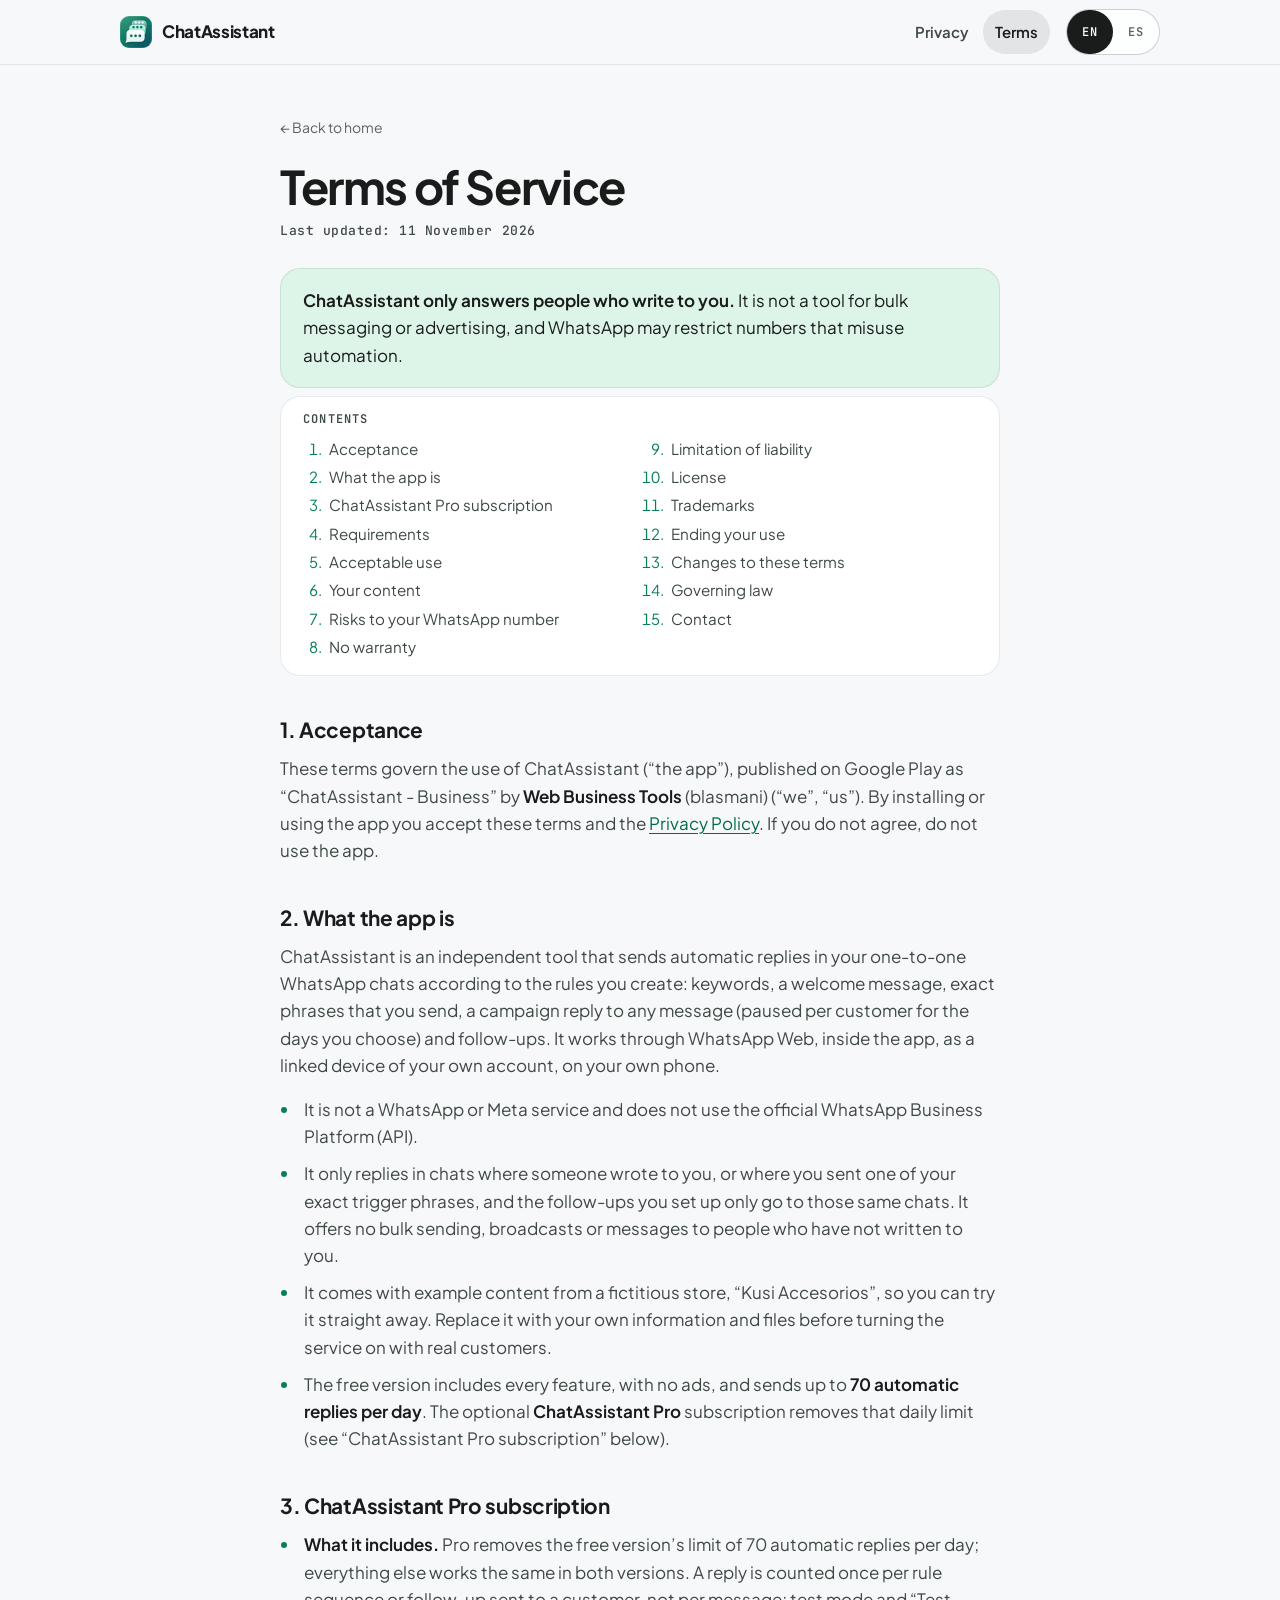
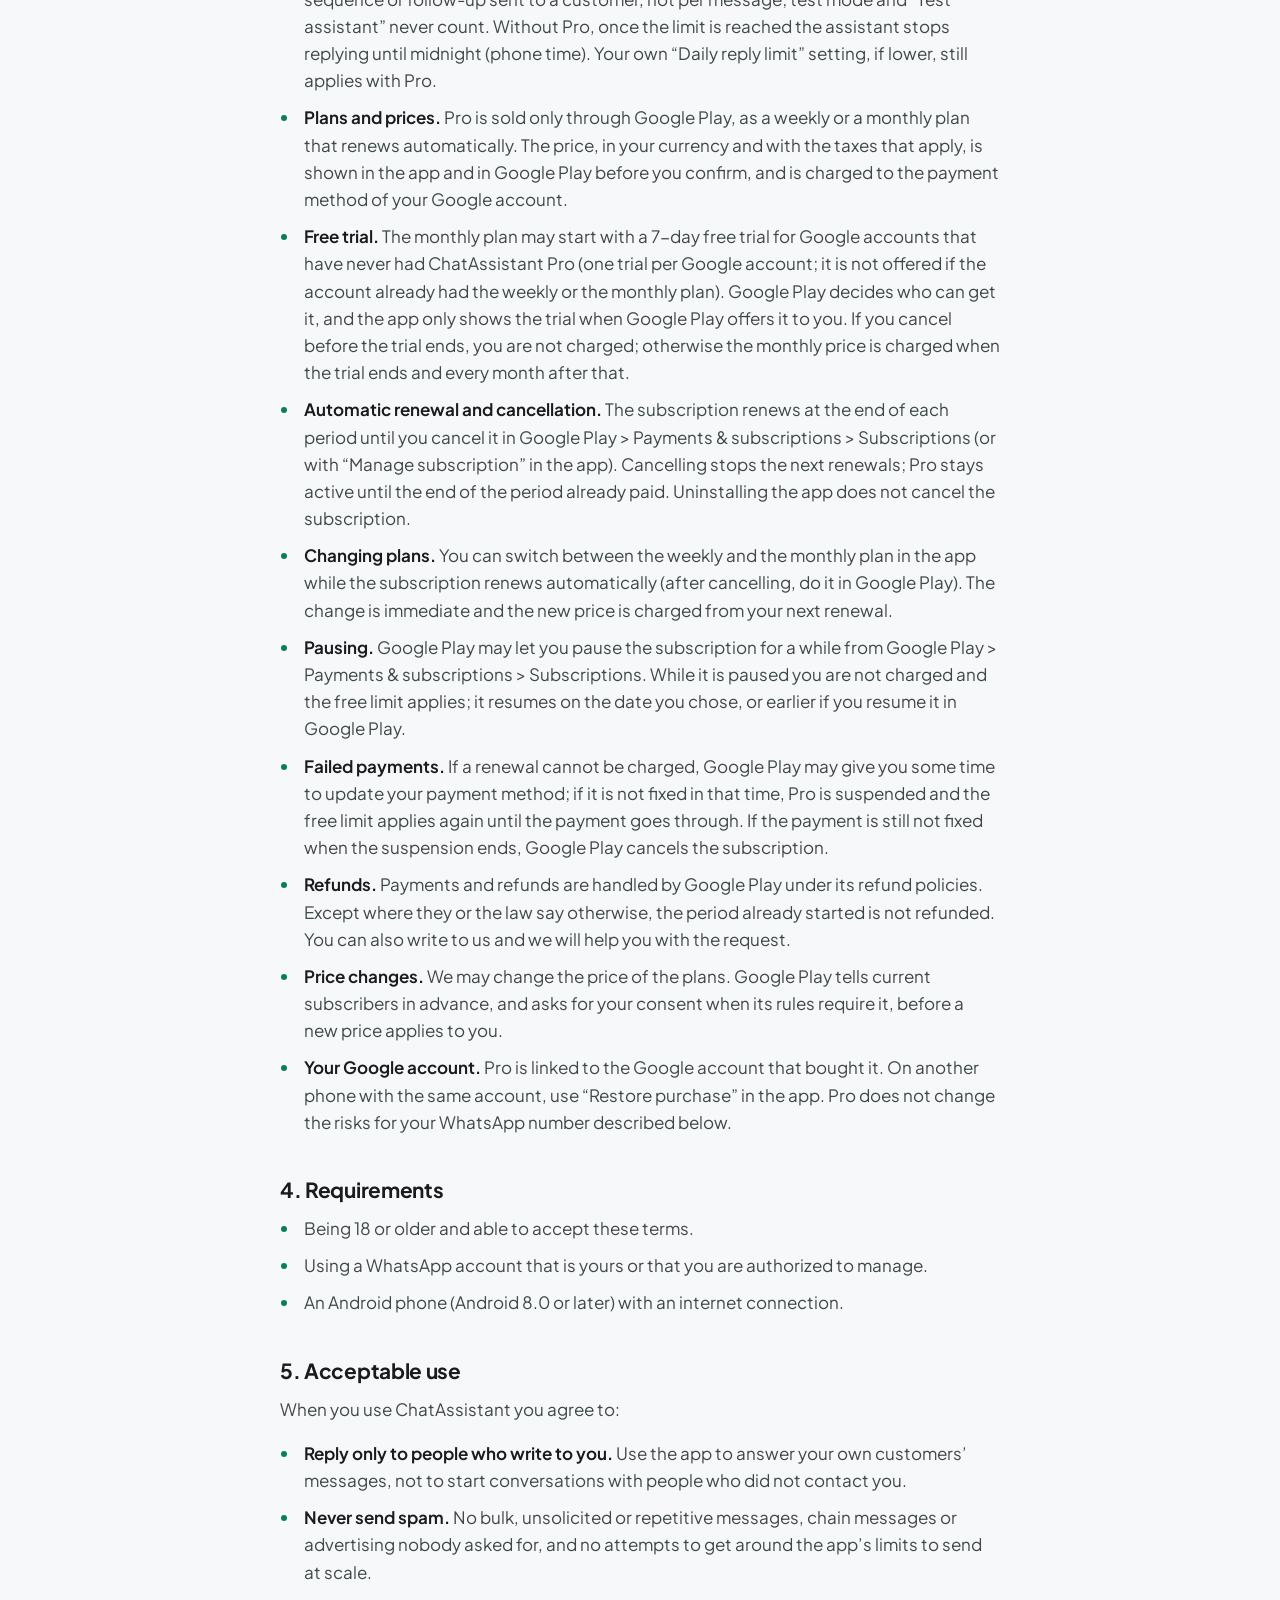
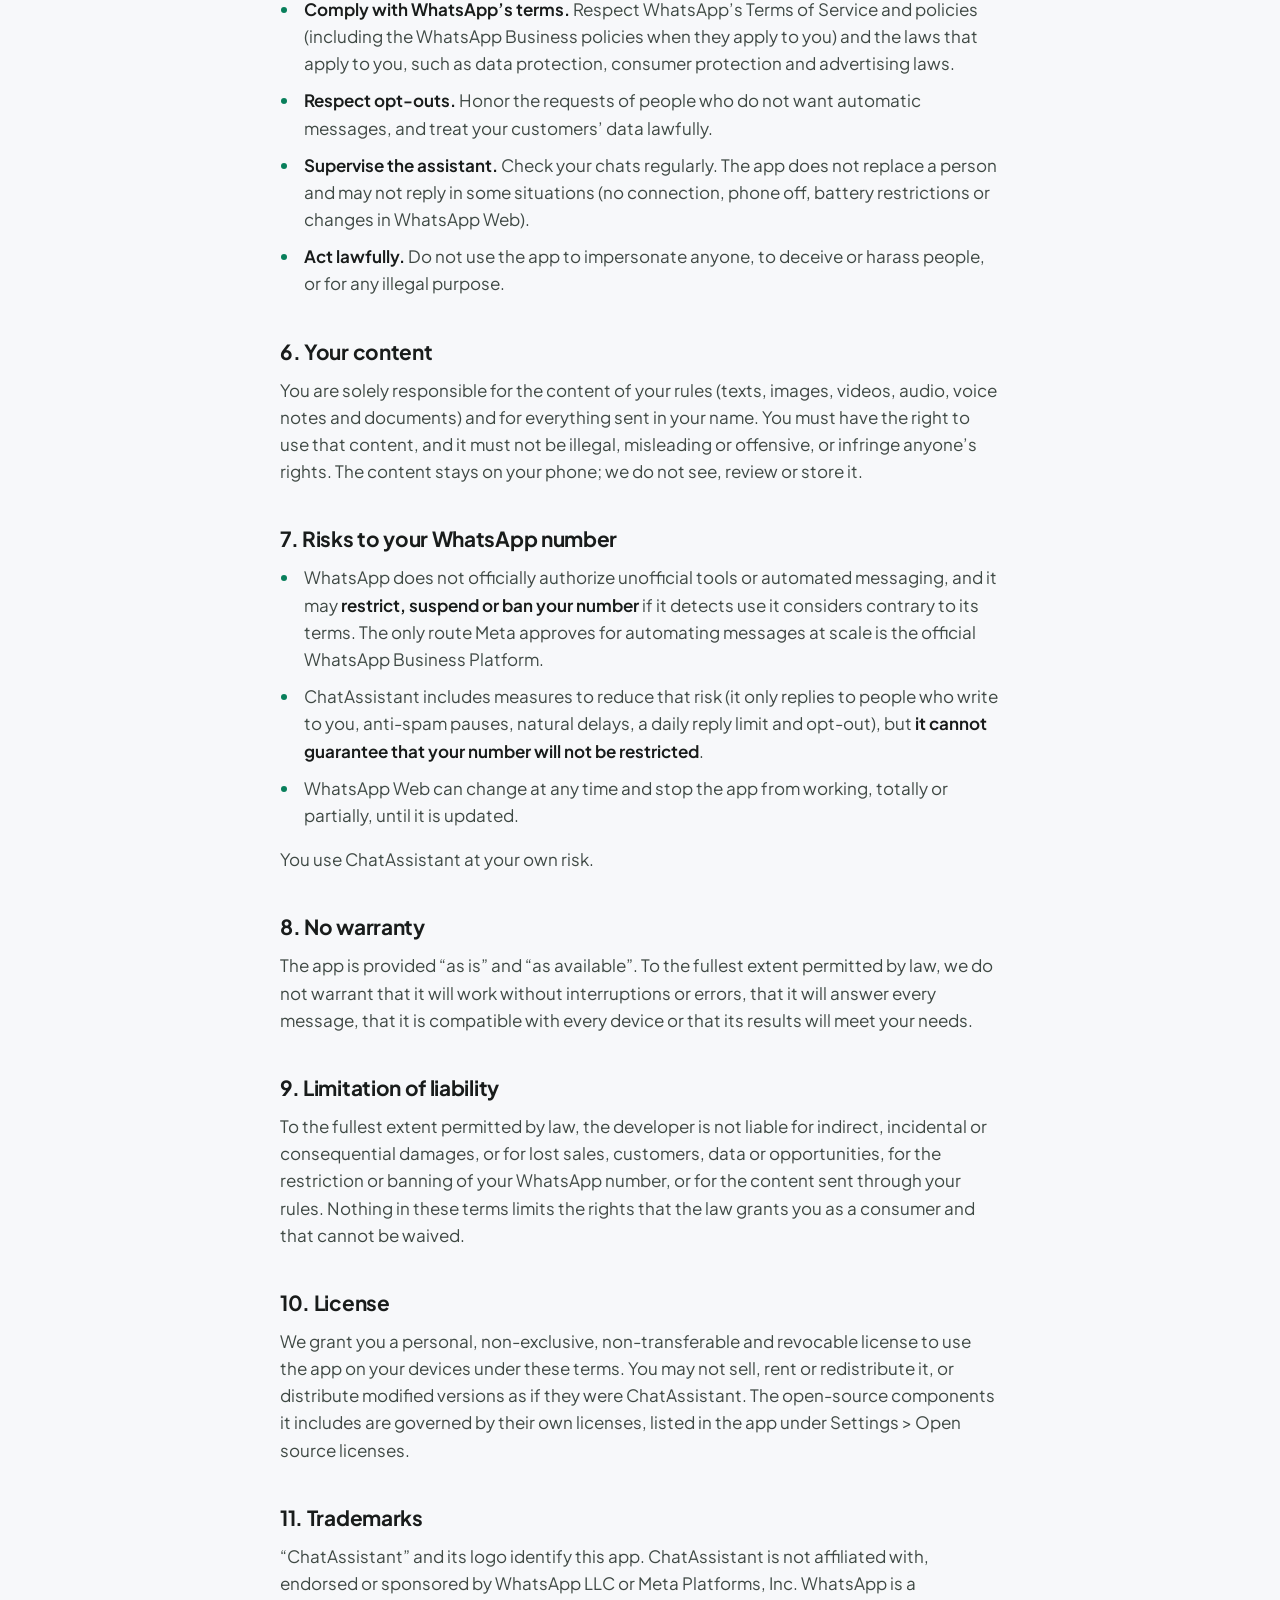
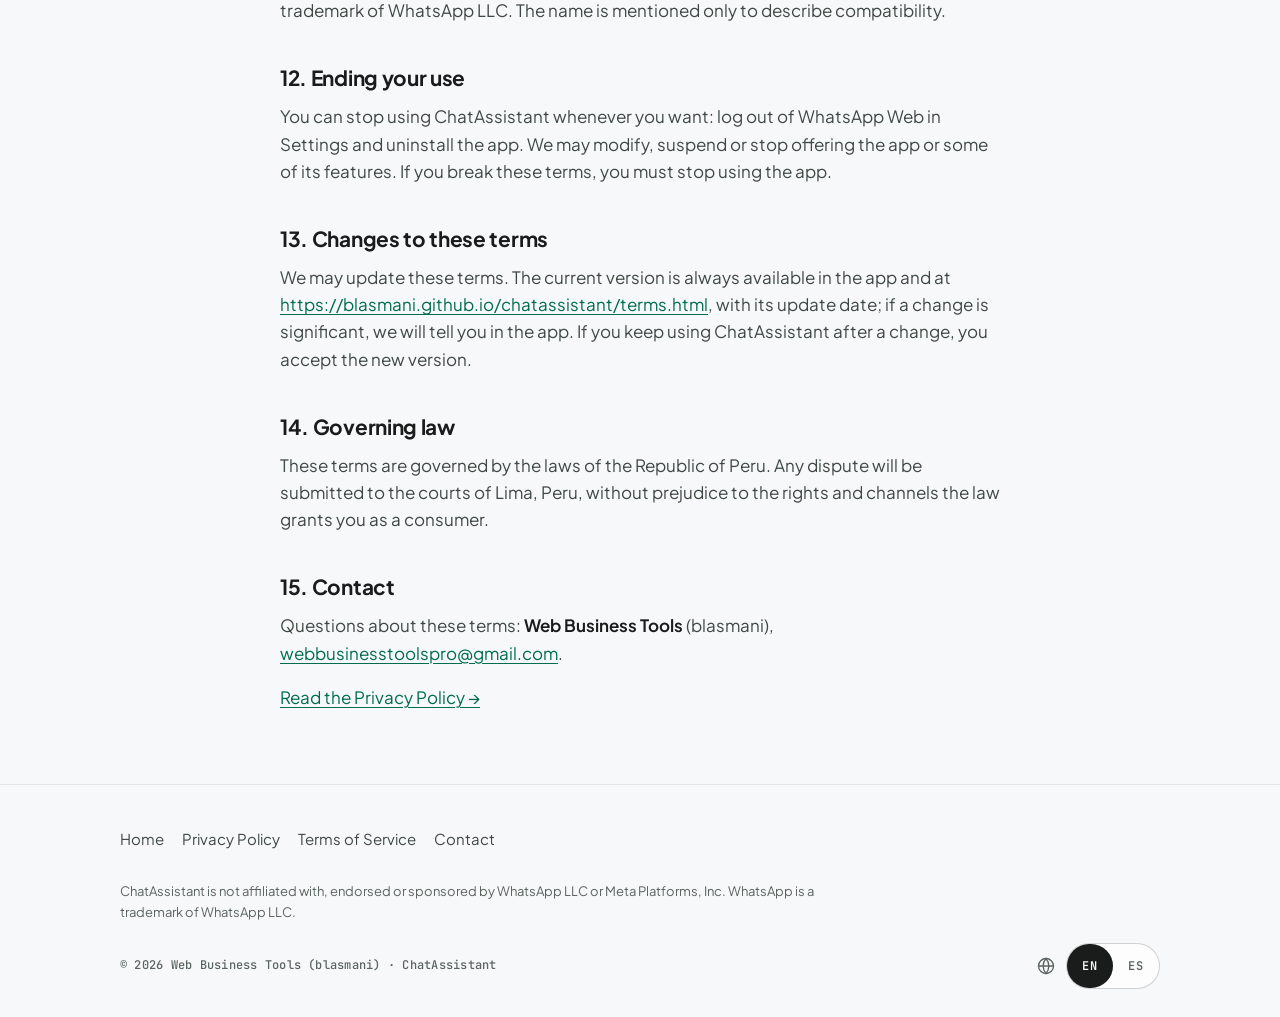
<file: terms.html>
<!DOCTYPE html>
<html lang="en">
<head>
<meta charset="utf-8">
<meta name="viewport" content="width=device-width, initial-scale=1, viewport-fit=cover">
<title data-en="Terms of Service — ChatAssistant" data-es="Términos del servicio — ChatAssistant">Terms of Service — ChatAssistant</title>
<!-- The <meta> tags stay in English (lang.js only swaps innerHTML); English is the site's default language. -->
<meta name="description" content="The terms for using ChatAssistant: what the app does, acceptable use, your responsibilities and the risks for your WhatsApp number.">
<meta name="author" content="Web Business Tools">
<meta name="color-scheme" content="light dark">
<meta name="theme-color" content="#087F5B">
<meta property="og:type" content="website">
<meta property="og:site_name" content="ChatAssistant">
<meta property="og:title" content="Terms of Service — ChatAssistant">
<meta property="og:description" content="The terms for using ChatAssistant: what the app does, acceptable use, your responsibilities and the risks for your WhatsApp number.">
<link rel="icon" type="image/png" href="assets/icon.png">
<link rel="apple-touch-icon" href="assets/icon.png">
<link rel="preconnect" href="https://fonts.googleapis.com">
<link rel="preconnect" href="https://fonts.gstatic.com" crossorigin>
<link rel="stylesheet" href="https://fonts.googleapis.com/css2?family=Plus+Jakarta+Sans:wght@400..800&amp;family=JetBrains+Mono:wght@500;600&amp;display=swap">
<link rel="stylesheet" href="assets/styles.css">
</head>
<body>
<a class="skip" href="#main" data-en="Skip to content" data-es="Saltar al contenido">Skip to content</a>
<header class="site-header">
  <div class="wrap site-header__row">
    <a class="brand" href="./" data-internal="./"><span class="mark" aria-hidden="true"></span><span>ChatAssistant</span></a>
    <nav class="site-nav" aria-label="Main" data-label-en="Main" data-label-es="Principal">
      <a href="privacy.html" data-internal="privacy.html" data-en="Privacy" data-es="Privacidad">Privacy</a>
      <a href="terms.html" data-internal="terms.html" aria-current="page" data-en="Terms" data-es="Términos">Terms</a>
    </nav>
    <span class="lang" role="group" aria-label="Language / Idioma"><button type="button" data-lang="en" lang="en" aria-pressed="true">EN</button><button type="button" data-lang="es" lang="es" aria-pressed="false">ES</button></span>
  </div>
</header>
<main id="main" class="wrap legal">
  <a class="legal__back" href="./" data-internal="./" data-en="← Back to home" data-es="← Volver al inicio">← Back to home</a>
  <h1 data-en="Terms of Service" data-es="Términos del servicio">Terms of Service</h1>
  <p class="legal__date" data-en="Last updated: 11 November 2026" data-es="Última actualización: 11 de noviembre de 2026">Last updated: 11 November 2026</p>
  <div class="legal__summary"><p data-en="&lt;b&gt;ChatAssistant only answers people who write to you.&lt;/b&gt; It is not a tool for bulk messaging or advertising, and WhatsApp may restrict numbers that misuse automation." data-es="&lt;b&gt;ChatAssistant solo responde a quienes te escriben.&lt;/b&gt; No es una herramienta de envíos masivos ni de publicidad, y WhatsApp puede restringir los números que abusan de la automatización."><b>ChatAssistant only answers people who write to you.</b> It is not a tool for bulk messaging or advertising, and WhatsApp may restrict numbers that misuse automation.</p></div>
  <nav class="legal__toc" aria-labelledby="toc-title">
    <p id="toc-title" class="label" data-en="Contents" data-es="Contenido">Contents</p>
    <ol>
      <li><a href="#s1" data-en="Acceptance" data-es="Aceptación">Acceptance</a></li>
      <li><a href="#s2" data-en="What the app is" data-es="Qué es la app">What the app is</a></li>
      <li><a href="#s3" data-en="ChatAssistant Pro subscription" data-es="Suscripción ChatAssistant Pro">ChatAssistant Pro subscription</a></li>
      <li><a href="#s4" data-en="Requirements" data-es="Requisitos">Requirements</a></li>
      <li><a href="#s5" data-en="Acceptable use" data-es="Uso aceptable">Acceptable use</a></li>
      <li><a href="#s6" data-en="Your content" data-es="Tu contenido">Your content</a></li>
      <li><a href="#s7" data-en="Risks to your WhatsApp number" data-es="Riesgos para tu número de WhatsApp">Risks to your WhatsApp number</a></li>
      <li><a href="#s8" data-en="No warranty" data-es="Sin garantías">No warranty</a></li>
      <li><a href="#s9" data-en="Limitation of liability" data-es="Limitación de responsabilidad">Limitation of liability</a></li>
      <li><a href="#s10" data-en="License" data-es="Licencia de uso">License</a></li>
      <li><a href="#s11" data-en="Trademarks" data-es="Marcas">Trademarks</a></li>
      <li><a href="#s12" data-en="Ending your use" data-es="Fin del uso">Ending your use</a></li>
      <li><a href="#s13" data-en="Changes to these terms" data-es="Cambios en estos términos">Changes to these terms</a></li>
      <li><a href="#s14" data-en="Governing law" data-es="Ley aplicable">Governing law</a></li>
      <li><a href="#s15" data-en="Contact" data-es="Contacto">Contact</a></li>
    </ol>
  </nav>
  <h2 id="s1" data-en="1. Acceptance" data-es="1. Aceptación">1. Acceptance</h2>
  <p data-en="These terms govern the use of ChatAssistant (“the app”), published on Google Play as “ChatAssistant - Business” by &lt;b&gt;Web Business Tools&lt;/b&gt; (blasmani) (“we”, “us”). By installing or using the app you accept these terms and the &lt;a href=&quot;privacy.html&quot; data-internal=&quot;privacy.html&quot;&gt;Privacy Policy&lt;/a&gt;. If you do not agree, do not use the app." data-es="Estos términos regulan el uso de ChatAssistant (la “app”), publicada en Google Play como “ChatAssistant - Business” por &lt;b&gt;Web Business Tools&lt;/b&gt; (blasmani) (“nosotros”). Al instalar o usar la app aceptas estos términos y la &lt;a href=&quot;privacy.html&quot; data-internal=&quot;privacy.html&quot;&gt;Política de privacidad&lt;/a&gt;. Si no estás de acuerdo, no uses la app.">These terms govern the use of ChatAssistant (“the app”), published on Google Play as “ChatAssistant - Business” by <b>Web Business Tools</b> (blasmani) (“we”, “us”). By installing or using the app you accept these terms and the <a href="privacy.html" data-internal="privacy.html">Privacy Policy</a>. If you do not agree, do not use the app.</p>
  <h2 id="s2" data-en="2. What the app is" data-es="2. Qué es la app">2. What the app is</h2>
  <p data-en="ChatAssistant is an independent tool that sends automatic replies in your one-to-one WhatsApp chats according to the rules you create: keywords, a welcome message, exact phrases that you send, a campaign reply to any message (paused per customer for the days you choose) and follow-ups. It works through WhatsApp Web, inside the app, as a linked device of your own account, on your own phone." data-es="ChatAssistant es una herramienta independiente que envía respuestas automáticas en tus chats individuales de WhatsApp según las reglas que tú creas: palabras clave, mensaje de bienvenida, frases exactas que tú envías, una campaña que responde a cualquier mensaje (con una pausa por cliente de los días que elijas) y seguimientos. Funciona con WhatsApp Web, dentro de la app, como un dispositivo vinculado de tu propia cuenta y en tu propio celular.">ChatAssistant is an independent tool that sends automatic replies in your one-to-one WhatsApp chats according to the rules you create: keywords, a welcome message, exact phrases that you send, a campaign reply to any message (paused per customer for the days you choose) and follow-ups. It works through WhatsApp Web, inside the app, as a linked device of your own account, on your own phone.</p>
  <ul>
    <li data-en="It is not a WhatsApp or Meta service and does not use the official WhatsApp Business Platform (API)." data-es="No es un servicio de WhatsApp ni de Meta, y no usa la plataforma oficial de WhatsApp Business (API).">It is not a WhatsApp or Meta service and does not use the official WhatsApp Business Platform (API).</li>
    <li data-en="It only replies in chats where someone wrote to you, or where you sent one of your exact trigger phrases, and the follow-ups you set up only go to those same chats. It offers no bulk sending, broadcasts or messages to people who have not written to you." data-es="Solo responde en chats donde alguien te escribió, o donde tú enviaste una de tus frases exactas, y los seguimientos que configures solo van a esos mismos chats. No ofrece envíos masivos, difusiones ni mensajes a personas que no te escribieron.">It only replies in chats where someone wrote to you, or where you sent one of your exact trigger phrases, and the follow-ups you set up only go to those same chats. It offers no bulk sending, broadcasts or messages to people who have not written to you.</li>
    <li data-en="It comes with example content from a fictitious store, “Kusi Accesorios”, so you can try it straight away. Replace it with your own information and files before turning the service on with real customers." data-es="Trae contenido de ejemplo de una tienda ficticia, “Kusi Accesorios”, para que la pruebes de inmediato. Reemplázalo por tu propia información y tus archivos antes de activar el servicio con clientes reales.">It comes with example content from a fictitious store, “Kusi Accesorios”, so you can try it straight away. Replace it with your own information and files before turning the service on with real customers.</li>
    <li data-en="The free version includes every feature, with no ads, and sends up to &lt;b&gt;70 automatic replies per day&lt;/b&gt;. The optional &lt;b&gt;ChatAssistant Pro&lt;/b&gt; subscription removes that daily limit (see “ChatAssistant Pro subscription” below)." data-es="La versión gratuita incluye todas las funciones, sin anuncios, y envía hasta &lt;b&gt;70 respuestas automáticas por día&lt;/b&gt;. La suscripción opcional &lt;b&gt;ChatAssistant Pro&lt;/b&gt; quita ese límite diario (ver “Suscripción ChatAssistant Pro” más abajo).">The free version includes every feature, with no ads, and sends up to <b>70 automatic replies per day</b>. The optional <b>ChatAssistant Pro</b> subscription removes that daily limit (see “ChatAssistant Pro subscription” below).</li>
  </ul>
  <h2 id="s3" data-en="3. ChatAssistant Pro subscription" data-es="3. Suscripción ChatAssistant Pro">3. ChatAssistant Pro subscription</h2>
  <ul>
    <li data-en="&lt;b&gt;What it includes.&lt;/b&gt; Pro removes the free version’s limit of 70 automatic replies per day; everything else works the same in both versions. A reply is counted once per rule sequence or follow-up sent to a customer, not per message; test mode and “Test assistant” never count. Without Pro, once the limit is reached the assistant stops replying until midnight (phone time). Your own “Daily reply limit” setting, if lower, still applies with Pro." data-es="&lt;b&gt;Qué incluye.&lt;/b&gt; Pro quita el límite de 70 respuestas automáticas por día de la versión gratuita; todo lo demás funciona igual en ambas versiones. Una respuesta se cuenta una vez por cada secuencia de una regla o seguimiento que se envía a un cliente, no por mensaje; el modo prueba y “Probar asistente” nunca cuentan. Sin Pro, al llegar al límite el asistente deja de responder hasta la medianoche (hora del celular). Tu propio “Límite diario de respuestas”, si es menor, se sigue aplicando con Pro."><b>What it includes.</b> Pro removes the free version’s limit of 70 automatic replies per day; everything else works the same in both versions. A reply is counted once per rule sequence or follow-up sent to a customer, not per message; test mode and “Test assistant” never count. Without Pro, once the limit is reached the assistant stops replying until midnight (phone time). Your own “Daily reply limit” setting, if lower, still applies with Pro.</li>
    <li data-en="&lt;b&gt;Plans and prices.&lt;/b&gt; Pro is sold only through Google Play, as a weekly or a monthly plan that renews automatically. The price, in your currency and with the taxes that apply, is shown in the app and in Google Play before you confirm, and is charged to the payment method of your Google account." data-es="&lt;b&gt;Planes y precios.&lt;/b&gt; Pro se vende solo a través de Google Play, con un plan semanal o mensual que se renueva automáticamente. El precio, en tu moneda y con los impuestos que correspondan, se muestra en la app y en Google Play antes de que confirmes, y se cobra a la forma de pago de tu cuenta de Google."><b>Plans and prices.</b> Pro is sold only through Google Play, as a weekly or a monthly plan that renews automatically. The price, in your currency and with the taxes that apply, is shown in the app and in Google Play before you confirm, and is charged to the payment method of your Google account.</li>
    <li data-en="&lt;b&gt;Free trial.&lt;/b&gt; The monthly plan may start with a 7-day free trial for Google accounts that have never had ChatAssistant Pro (one trial per Google account; it is not offered if the account already had the weekly or the monthly plan). Google Play decides who can get it, and the app only shows the trial when Google Play offers it to you. If you cancel before the trial ends, you are not charged; otherwise the monthly price is charged when the trial ends and every month after that." data-es="&lt;b&gt;Prueba gratis.&lt;/b&gt; El plan mensual puede empezar con una prueba gratis de 7 días para las cuentas de Google que nunca tuvieron ChatAssistant Pro (una prueba por cuenta de Google; no se ofrece si la cuenta ya tuvo el plan semanal o el mensual). Google Play decide quién puede usarla, y la app solo muestra la prueba cuando Google Play te la ofrece. Si cancelas antes de que termine la prueba, no se te cobra; si no, el precio mensual se cobra al terminar la prueba y luego cada mes."><b>Free trial.</b> The monthly plan may start with a 7-day free trial for Google accounts that have never had ChatAssistant Pro (one trial per Google account; it is not offered if the account already had the weekly or the monthly plan). Google Play decides who can get it, and the app only shows the trial when Google Play offers it to you. If you cancel before the trial ends, you are not charged; otherwise the monthly price is charged when the trial ends and every month after that.</li>
    <li data-en="&lt;b&gt;Automatic renewal and cancellation.&lt;/b&gt; The subscription renews at the end of each period until you cancel it in Google Play &amp;gt; Payments &amp;amp; subscriptions &amp;gt; Subscriptions (or with “Manage subscription” in the app). Cancelling stops the next renewals; Pro stays active until the end of the period already paid. Uninstalling the app does not cancel the subscription." data-es="&lt;b&gt;Renovación automática y cancelación.&lt;/b&gt; La suscripción se renueva al final de cada período hasta que la canceles en Google Play &amp;gt; Pagos y suscripciones &amp;gt; Suscripciones (o con “Administrar suscripción” en la app). Al cancelar se detienen las próximas renovaciones; Pro sigue activo hasta el final del período ya pagado. Desinstalar la app no cancela la suscripción."><b>Automatic renewal and cancellation.</b> The subscription renews at the end of each period until you cancel it in Google Play &gt; Payments &amp; subscriptions &gt; Subscriptions (or with “Manage subscription” in the app). Cancelling stops the next renewals; Pro stays active until the end of the period already paid. Uninstalling the app does not cancel the subscription.</li>
    <li data-en="&lt;b&gt;Changing plans.&lt;/b&gt; You can switch between the weekly and the monthly plan in the app while the subscription renews automatically (after cancelling, do it in Google Play). The change is immediate and the new price is charged from your next renewal." data-es="&lt;b&gt;Cambio de plan.&lt;/b&gt; Puedes cambiar entre el plan semanal y el mensual desde la app mientras la suscripción se renueva automáticamente (si cancelaste la renovación, hazlo desde Google Play). El cambio es inmediato y el nuevo precio se cobra desde tu próxima renovación."><b>Changing plans.</b> You can switch between the weekly and the monthly plan in the app while the subscription renews automatically (after cancelling, do it in Google Play). The change is immediate and the new price is charged from your next renewal.</li>
    <li data-en="&lt;b&gt;Pausing.&lt;/b&gt; Google Play may let you pause the subscription for a while from Google Play &amp;gt; Payments &amp;amp; subscriptions &amp;gt; Subscriptions. While it is paused you are not charged and the free limit applies; it resumes on the date you chose, or earlier if you resume it in Google Play." data-es="&lt;b&gt;Pausa.&lt;/b&gt; Google Play puede permitirte pausar la suscripción por un tiempo desde Google Play &amp;gt; Pagos y suscripciones &amp;gt; Suscripciones. Mientras está en pausa no se te cobra y se aplica el límite gratuito; se reanuda en la fecha que elegiste, o antes si la reanudas en Google Play."><b>Pausing.</b> Google Play may let you pause the subscription for a while from Google Play &gt; Payments &amp; subscriptions &gt; Subscriptions. While it is paused you are not charged and the free limit applies; it resumes on the date you chose, or earlier if you resume it in Google Play.</li>
    <li data-en="&lt;b&gt;Failed payments.&lt;/b&gt; If a renewal cannot be charged, Google Play may give you some time to update your payment method; if it is not fixed in that time, Pro is suspended and the free limit applies again until the payment goes through. If the payment is still not fixed when the suspension ends, Google Play cancels the subscription." data-es="&lt;b&gt;Pagos fallidos.&lt;/b&gt; Si no se puede cobrar una renovación, Google Play puede darte un tiempo para actualizar tu forma de pago; si no se corrige en ese tiempo, Pro se suspende y vuelve a aplicarse el límite gratuito hasta que el pago se complete. Si el pago sigue sin corregirse cuando termina la suspensión, Google Play cancela la suscripción."><b>Failed payments.</b> If a renewal cannot be charged, Google Play may give you some time to update your payment method; if it is not fixed in that time, Pro is suspended and the free limit applies again until the payment goes through. If the payment is still not fixed when the suspension ends, Google Play cancels the subscription.</li>
    <li data-en="&lt;b&gt;Refunds.&lt;/b&gt; Payments and refunds are handled by Google Play under its refund policies. Except where they or the law say otherwise, the period already started is not refunded. You can also write to us and we will help you with the request." data-es="&lt;b&gt;Reembolsos.&lt;/b&gt; Los pagos y reembolsos los gestiona Google Play según sus políticas de reembolso. Salvo que esas políticas o la ley digan otra cosa, no se reembolsa el período ya iniciado. También puedes escribirnos y te ayudaremos con la solicitud."><b>Refunds.</b> Payments and refunds are handled by Google Play under its refund policies. Except where they or the law say otherwise, the period already started is not refunded. You can also write to us and we will help you with the request.</li>
    <li data-en="&lt;b&gt;Price changes.&lt;/b&gt; We may change the price of the plans. Google Play tells current subscribers in advance, and asks for your consent when its rules require it, before a new price applies to you." data-es="&lt;b&gt;Cambios de precio.&lt;/b&gt; Podemos cambiar el precio de los planes. Google Play avisa con anticipación a quienes ya están suscritos, y pide tu aceptación cuando sus reglas lo exigen, antes de que se te aplique un nuevo precio."><b>Price changes.</b> We may change the price of the plans. Google Play tells current subscribers in advance, and asks for your consent when its rules require it, before a new price applies to you.</li>
    <li data-en="&lt;b&gt;Your Google account.&lt;/b&gt; Pro is linked to the Google account that bought it. On another phone with the same account, use “Restore purchase” in the app. Pro does not change the risks for your WhatsApp number described below." data-es="&lt;b&gt;Tu cuenta de Google.&lt;/b&gt; Pro queda asociado a la cuenta de Google con la que lo compraste. En otro celular con la misma cuenta, usa “Restaurar compra” en la app. Pro no cambia los riesgos para tu número de WhatsApp que se describen más abajo."><b>Your Google account.</b> Pro is linked to the Google account that bought it. On another phone with the same account, use “Restore purchase” in the app. Pro does not change the risks for your WhatsApp number described below.</li>
  </ul>
  <h2 id="s4" data-en="4. Requirements" data-es="4. Requisitos">4. Requirements</h2>
  <ul>
    <li data-en="Being 18 or older and able to accept these terms." data-es="Tener 18 años o más y capacidad legal para aceptar estos términos.">Being 18 or older and able to accept these terms.</li>
    <li data-en="Using a WhatsApp account that is yours or that you are authorized to manage." data-es="Usar una cuenta de WhatsApp propia o que estés autorizado a administrar.">Using a WhatsApp account that is yours or that you are authorized to manage.</li>
    <li data-en="An Android phone (Android 8.0 or later) with an internet connection." data-es="Un celular Android (Android 8.0 o posterior) con conexión a internet.">An Android phone (Android 8.0 or later) with an internet connection.</li>
  </ul>
  <h2 id="s5" data-en="5. Acceptable use" data-es="5. Uso aceptable">5. Acceptable use</h2>
  <p data-en="When you use ChatAssistant you agree to:" data-es="Al usar ChatAssistant te comprometes a:">When you use ChatAssistant you agree to:</p>
  <ul>
    <li data-en="&lt;b&gt;Reply only to people who write to you.&lt;/b&gt; Use the app to answer your own customers’ messages, not to start conversations with people who did not contact you." data-es="&lt;b&gt;Responder solo a quienes te escriben.&lt;/b&gt; Usa la app para contestar los mensajes de tus propios clientes, no para iniciar conversaciones con personas que no te contactaron."><b>Reply only to people who write to you.</b> Use the app to answer your own customers’ messages, not to start conversations with people who did not contact you.</li>
    <li data-en="&lt;b&gt;Never send spam.&lt;/b&gt; No bulk, unsolicited or repetitive messages, chain messages or advertising nobody asked for, and no attempts to get around the app’s limits to send at scale." data-es="&lt;b&gt;No enviar spam.&lt;/b&gt; Nada de mensajes masivos, no solicitados o repetitivos, cadenas ni publicidad que nadie pidió, ni intentos de saltarte los límites de la app para enviar a gran escala."><b>Never send spam.</b> No bulk, unsolicited or repetitive messages, chain messages or advertising nobody asked for, and no attempts to get around the app’s limits to send at scale.</li>
    <li data-en="&lt;b&gt;Comply with WhatsApp’s terms.&lt;/b&gt; Respect WhatsApp’s Terms of Service and policies (including the WhatsApp Business policies when they apply to you) and the laws that apply to you, such as data protection, consumer protection and advertising laws." data-es="&lt;b&gt;Cumplir las condiciones de WhatsApp.&lt;/b&gt; Respeta las Condiciones del servicio y las políticas de WhatsApp (incluidas las de WhatsApp Business cuando te apliquen) y las leyes que te correspondan, como las de protección de datos personales, protección al consumidor y publicidad."><b>Comply with WhatsApp’s terms.</b> Respect WhatsApp’s Terms of Service and policies (including the WhatsApp Business policies when they apply to you) and the laws that apply to you, such as data protection, consumer protection and advertising laws.</li>
    <li data-en="&lt;b&gt;Respect opt-outs.&lt;/b&gt; Honor the requests of people who do not want automatic messages, and treat your customers’ data lawfully." data-es="&lt;b&gt;Respetar las bajas.&lt;/b&gt; Atiende los pedidos de quienes no quieren recibir mensajes automáticos y trata los datos de tus clientes conforme a la ley."><b>Respect opt-outs.</b> Honor the requests of people who do not want automatic messages, and treat your customers’ data lawfully.</li>
    <li data-en="&lt;b&gt;Supervise the assistant.&lt;/b&gt; Check your chats regularly. The app does not replace a person and may not reply in some situations (no connection, phone off, battery restrictions or changes in WhatsApp Web)." data-es="&lt;b&gt;Supervisar el asistente.&lt;/b&gt; Revisa tus chats con regularidad. La app no reemplaza a una persona y puede no responder en algunos casos (sin conexión, celular apagado, restricciones de batería o cambios en WhatsApp Web)."><b>Supervise the assistant.</b> Check your chats regularly. The app does not replace a person and may not reply in some situations (no connection, phone off, battery restrictions or changes in WhatsApp Web).</li>
    <li data-en="&lt;b&gt;Act lawfully.&lt;/b&gt; Do not use the app to impersonate anyone, to deceive or harass people, or for any illegal purpose." data-es="&lt;b&gt;Actuar dentro de la ley.&lt;/b&gt; No uses la app para suplantar a nadie, engañar o acosar a personas, ni con fines ilegales."><b>Act lawfully.</b> Do not use the app to impersonate anyone, to deceive or harass people, or for any illegal purpose.</li>
  </ul>
  <h2 id="s6" data-en="6. Your content" data-es="6. Tu contenido">6. Your content</h2>
  <p data-en="You are solely responsible for the content of your rules (texts, images, videos, audio, voice notes and documents) and for everything sent in your name. You must have the right to use that content, and it must not be illegal, misleading or offensive, or infringe anyone’s rights. The content stays on your phone; we do not see, review or store it." data-es="Eres el único responsable del contenido de tus reglas (textos, imágenes, videos, audios, notas de voz y documentos) y de todo lo que se envía en tu nombre. Debes tener derecho a usar ese contenido, y no debe ser ilegal, engañoso ni ofensivo, ni infringir derechos de otras personas. El contenido se queda en tu celular; nosotros no lo vemos, no lo revisamos ni lo guardamos.">You are solely responsible for the content of your rules (texts, images, videos, audio, voice notes and documents) and for everything sent in your name. You must have the right to use that content, and it must not be illegal, misleading or offensive, or infringe anyone’s rights. The content stays on your phone; we do not see, review or store it.</p>
  <h2 id="s7" data-en="7. Risks to your WhatsApp number" data-es="7. Riesgos para tu número de WhatsApp">7. Risks to your WhatsApp number</h2>
  <ul>
    <li data-en="WhatsApp does not officially authorize unofficial tools or automated messaging, and it may &lt;b&gt;restrict, suspend or ban your number&lt;/b&gt; if it detects use it considers contrary to its terms. The only route Meta approves for automating messages at scale is the official WhatsApp Business Platform." data-es="WhatsApp no autoriza oficialmente herramientas no oficiales ni la mensajería automatizada, y puede &lt;b&gt;restringir, suspender o bloquear tu número&lt;/b&gt; si detecta un uso que considere contrario a sus condiciones. La única vía aprobada por Meta para automatizar mensajes a gran escala es la plataforma oficial de WhatsApp Business.">WhatsApp does not officially authorize unofficial tools or automated messaging, and it may <b>restrict, suspend or ban your number</b> if it detects use it considers contrary to its terms. The only route Meta approves for automating messages at scale is the official WhatsApp Business Platform.</li>
    <li data-en="ChatAssistant includes measures to reduce that risk (it only replies to people who write to you, anti-spam pauses, natural delays, a daily reply limit and opt-out), but &lt;b&gt;it cannot guarantee that your number will not be restricted&lt;/b&gt;." data-es="ChatAssistant incluye medidas para reducir ese riesgo (solo responde a quien te escribe, pausas anti-spam, esperas naturales, límite diario de respuestas y opción de baja), pero &lt;b&gt;no puede garantizar que tu número no sea restringido&lt;/b&gt;.">ChatAssistant includes measures to reduce that risk (it only replies to people who write to you, anti-spam pauses, natural delays, a daily reply limit and opt-out), but <b>it cannot guarantee that your number will not be restricted</b>.</li>
    <li data-en="WhatsApp Web can change at any time and stop the app from working, totally or partially, until it is updated." data-es="WhatsApp Web puede cambiar en cualquier momento y hacer que la app deje de funcionar, total o parcialmente, hasta que se actualice.">WhatsApp Web can change at any time and stop the app from working, totally or partially, until it is updated.</li>
  </ul>
  <p data-en="You use ChatAssistant at your own risk." data-es="Usas ChatAssistant bajo tu propio riesgo.">You use ChatAssistant at your own risk.</p>
  <h2 id="s8" data-en="8. No warranty" data-es="8. Sin garantías">8. No warranty</h2>
  <p data-en="The app is provided “as is” and “as available”. To the fullest extent permitted by law, we do not warrant that it will work without interruptions or errors, that it will answer every message, that it is compatible with every device or that its results will meet your needs." data-es="La app se ofrece “tal cual” y “según disponibilidad”. En la máxima medida permitida por la ley, no garantizamos que funcione sin interrupciones ni errores, que responda todos los mensajes, que sea compatible con todos los dispositivos ni que sus resultados se ajusten a tus necesidades.">The app is provided “as is” and “as available”. To the fullest extent permitted by law, we do not warrant that it will work without interruptions or errors, that it will answer every message, that it is compatible with every device or that its results will meet your needs.</p>
  <h2 id="s9" data-en="9. Limitation of liability" data-es="9. Limitación de responsabilidad">9. Limitation of liability</h2>
  <p data-en="To the fullest extent permitted by law, the developer is not liable for indirect, incidental or consequential damages, or for lost sales, customers, data or opportunities, for the restriction or banning of your WhatsApp number, or for the content sent through your rules. Nothing in these terms limits the rights that the law grants you as a consumer and that cannot be waived." data-es="En la máxima medida permitida por la ley, el desarrollador no es responsable por daños indirectos, incidentales o consecuentes, ni por la pérdida de ventas, clientes, datos u oportunidades, por la restricción o el bloqueo de tu número de WhatsApp, ni por el contenido que se envíe mediante tus reglas. Nada de estos términos limita los derechos que la ley te reconoce como consumidor y que no pueden renunciarse.">To the fullest extent permitted by law, the developer is not liable for indirect, incidental or consequential damages, or for lost sales, customers, data or opportunities, for the restriction or banning of your WhatsApp number, or for the content sent through your rules. Nothing in these terms limits the rights that the law grants you as a consumer and that cannot be waived.</p>
  <h2 id="s10" data-en="10. License" data-es="10. Licencia de uso">10. License</h2>
  <p data-en="We grant you a personal, non-exclusive, non-transferable and revocable license to use the app on your devices under these terms. You may not sell, rent or redistribute it, or distribute modified versions as if they were ChatAssistant. The open-source components it includes are governed by their own licenses, listed in the app under Settings &amp;gt; Open source licenses." data-es="Te otorgamos una licencia personal, no exclusiva, intransferible y revocable para usar la app en tus dispositivos conforme a estos términos. No puedes venderla, alquilarla ni redistribuirla, ni distribuir versiones modificadas como si fueran ChatAssistant. Los componentes de código abierto que incluye se rigen por sus propias licencias, que puedes ver en la app en Configuración &amp;gt; Licencias de código abierto.">We grant you a personal, non-exclusive, non-transferable and revocable license to use the app on your devices under these terms. You may not sell, rent or redistribute it, or distribute modified versions as if they were ChatAssistant. The open-source components it includes are governed by their own licenses, listed in the app under Settings &gt; Open source licenses.</p>
  <h2 id="s11" data-en="11. Trademarks" data-es="11. Marcas">11. Trademarks</h2>
  <p data-en="“ChatAssistant” and its logo identify this app. ChatAssistant is not affiliated with, endorsed or sponsored by WhatsApp LLC or Meta Platforms, Inc. WhatsApp is a trademark of WhatsApp LLC. The name is mentioned only to describe compatibility." data-es="“ChatAssistant” y su logotipo identifican a esta app. ChatAssistant no está afiliada a WhatsApp LLC ni a Meta Platforms, Inc., ni ha sido respaldada ni patrocinada por ellas. WhatsApp es una marca de WhatsApp LLC. Se menciona solo para describir la compatibilidad.">“ChatAssistant” and its logo identify this app. ChatAssistant is not affiliated with, endorsed or sponsored by WhatsApp LLC or Meta Platforms, Inc. WhatsApp is a trademark of WhatsApp LLC. The name is mentioned only to describe compatibility.</p>
  <h2 id="s12" data-en="12. Ending your use" data-es="12. Fin del uso">12. Ending your use</h2>
  <p data-en="You can stop using ChatAssistant whenever you want: log out of WhatsApp Web in Settings and uninstall the app. We may modify, suspend or stop offering the app or some of its features. If you break these terms, you must stop using the app." data-es="Puedes dejar de usar ChatAssistant cuando quieras: cierra la sesión de WhatsApp Web en Configuración y desinstala la app. Podemos modificar, suspender o dejar de ofrecer la app o algunas de sus funciones. Si incumples estos términos, debes dejar de usar la app.">You can stop using ChatAssistant whenever you want: log out of WhatsApp Web in Settings and uninstall the app. We may modify, suspend or stop offering the app or some of its features. If you break these terms, you must stop using the app.</p>
  <h2 id="s13" data-en="13. Changes to these terms" data-es="13. Cambios en estos términos">13. Changes to these terms</h2>
  <p data-en="We may update these terms. The current version is always available in the app and at &lt;a href=&quot;terms.html&quot; data-internal=&quot;terms.html&quot;&gt;https://blasmani.github.io/chatassistant/terms.html&lt;/a&gt;, with its update date; if a change is significant, we will tell you in the app. If you keep using ChatAssistant after a change, you accept the new version." data-es="Podemos actualizar estos términos. La versión vigente siempre está disponible en la app y en &lt;a href=&quot;terms.html&quot; data-internal=&quot;terms.html&quot;&gt;https://blasmani.github.io/chatassistant/terms.html?lang=es&lt;/a&gt;, con su fecha de actualización; si un cambio es importante, te lo indicaremos en la app. Si sigues usando ChatAssistant después de un cambio, aceptas la nueva versión.">We may update these terms. The current version is always available in the app and at <a href="terms.html" data-internal="terms.html">https://blasmani.github.io/chatassistant/terms.html</a>, with its update date; if a change is significant, we will tell you in the app. If you keep using ChatAssistant after a change, you accept the new version.</p>
  <h2 id="s14" data-en="14. Governing law" data-es="14. Ley aplicable">14. Governing law</h2>
  <p data-en="These terms are governed by the laws of the Republic of Peru. Any dispute will be submitted to the courts of Lima, Peru, without prejudice to the rights and channels the law grants you as a consumer." data-es="Estos términos se rigen por las leyes de la República del Perú. Cualquier controversia se someterá a los jueces y tribunales de Lima, sin perjuicio de los derechos y vías que la ley te reconozca como consumidor.">These terms are governed by the laws of the Republic of Peru. Any dispute will be submitted to the courts of Lima, Peru, without prejudice to the rights and channels the law grants you as a consumer.</p>
  <h2 id="s15" data-en="15. Contact" data-es="15. Contacto">15. Contact</h2>
  <p data-en="Questions about these terms: &lt;b&gt;Web Business Tools&lt;/b&gt; (blasmani), &lt;a href=&quot;mailto:webbusinesstoolspro@gmail.com&quot;&gt;webbusinesstoolspro@gmail.com&lt;/a&gt;." data-es="Si tienes dudas sobre estos términos: &lt;b&gt;Web Business Tools&lt;/b&gt; (blasmani), &lt;a href=&quot;mailto:webbusinesstoolspro@gmail.com&quot;&gt;webbusinesstoolspro@gmail.com&lt;/a&gt;.">Questions about these terms: <b>Web Business Tools</b> (blasmani), <a href="mailto:webbusinesstoolspro@gmail.com">webbusinesstoolspro@gmail.com</a>.</p>
  <p><a href="privacy.html" data-internal="privacy.html" data-en="Read the Privacy Policy →" data-es="Lee la Política de privacidad →">Read the Privacy Policy →</a></p>
</main>

<footer class="site-footer">
  <div class="wrap">
    <nav aria-label="Footer" data-label-en="Footer" data-label-es="Pie de página">
      <ul class="site-footer__links">
        <li><a href="./" data-internal="./" data-en="Home" data-es="Inicio">Home</a></li>
        <li><a href="privacy.html" data-internal="privacy.html" data-en="Privacy Policy" data-es="Política de privacidad">Privacy Policy</a></li>
        <li><a href="terms.html" data-internal="terms.html" data-en="Terms of Service" data-es="Términos del servicio">Terms of Service</a></li>
        <li><a href="mailto:webbusinesstoolspro@gmail.com" data-en="Contact" data-es="Contacto">Contact</a></li>
      </ul>
    </nav>
    <p class="site-footer__disclaimer" data-en="ChatAssistant is not affiliated with, endorsed or sponsored by WhatsApp LLC or Meta Platforms, Inc. WhatsApp is a trademark of WhatsApp LLC." data-es="ChatAssistant no está afiliada a WhatsApp LLC ni a Meta Platforms, Inc., ni ha sido respaldada ni patrocinada por ellas. WhatsApp es una marca de WhatsApp LLC.">ChatAssistant is not affiliated with, endorsed or sponsored by WhatsApp LLC or Meta Platforms, Inc. WhatsApp is a trademark of WhatsApp LLC.</p>
    <div class="site-footer__row">
      <span class="site-footer__copy">© 2026 Web Business Tools (blasmani) · ChatAssistant</span>
      <span class="site-footer__lang"><svg class="i" viewBox="0 0 24 24" fill="none" stroke="currentColor" stroke-width="1.6" stroke-linecap="round" stroke-linejoin="round" aria-hidden="true" focusable="false"><circle cx="12" cy="12" r="9"/><path d="M3 12h18"/><path d="M12 3a13.5 13.5 0 0 1 0 18a13.5 13.5 0 0 1 0-18"/></svg><span class="lang" role="group" aria-label="Language / Idioma"><button type="button" data-lang="en" lang="en" aria-pressed="true">EN</button><button type="button" data-lang="es" lang="es" aria-pressed="false">ES</button></span></span>
    </div>
  </div>
</footer>

<script src="assets/lang.js"></script>
</body>
</html>
</file>
<file: assets/styles.css>
/* ============================================================================
 * ChatAssistant — public website (landing + legal pages).
 *
 * Same structure as the other Web Business Tools sites: sticky glass header with an EN | ES pill, a quiet
 * canvas with white "islands", one accent. Here the accent is the app's own brand: emerald #087F5B, used
 * as a gradient into ocean #0B5F7E only on the brand mark and the hero illustration, and as solid colour
 * only where something can be pressed. Typography matches the app: Plus Jakarta Sans + JetBrains Mono.
 *
 * RULE (lang.js): every element with data-en gets its innerHTML replaced on language change. Icons (<svg>)
 * always go NEXT TO the translated <span>, never inside it.
 * ========================================================================== */

:root {
  color-scheme: light dark;

  --canvas: #f7f8fa;
  --surface: #ffffff;
  --surface-2: #eef3f0;
  --ink: #191c1b;
  --ink-2: #3f4944;      /* body copy: 9.6:1 on canvas */
  --ink-3: #5a645f;      /* captions, 12–13px labels: 5.9:1 on canvas */
  --line: rgba(25, 28, 27, 0.09);
  --line-strong: rgba(25, 28, 27, 0.2);

  --accent: #087f5b;     /* white text on it: 5.0:1 */
  --accent-hover: #006c4e;
  --accent-ink: #006c4e; /* links on white: 6.4:1 */
  --accent-soft: #ddf5e9;
  --on-accent: #ffffff;
  --ocean: #0b5f7e;
  --brand-gradient: linear-gradient(135deg, #0b9a6d 0%, #087f5b 38%, #0b5f7e 100%);

  --header-bg: rgba(247, 248, 250, 0.78);
  --chip-bg: rgba(255, 255, 255, 0.7);
  --shadow-island: 0 1px 2px rgba(25, 28, 27, 0.04), 0 12px 32px -14px rgba(25, 28, 27, 0.14);
  --shadow-float: 0 1px 2px rgba(25, 28, 27, 0.05), 0 28px 56px -20px rgba(11, 95, 126, 0.35);

  --sans: 'Plus Jakarta Sans', 'Segoe UI Variable Text', 'Segoe UI', system-ui, -apple-system, Roboto, sans-serif;
  --mono: 'JetBrains Mono', 'Cascadia Mono', Consolas, ui-monospace, monospace;

  --t-h1: clamp(2.1rem, 1.45rem + 3.2vw, 3.6rem);
  --t-h2: clamp(1.55rem, 1.2rem + 1.5vw, 2.25rem);
  --t-lead: clamp(1.0625rem, 1rem + 0.3vw, 1.1875rem);
  --t-body: clamp(1rem, 0.96rem + 0.2vw, 1.0625rem);
  --t-small: 0.875rem;
  --t-mono: 0.75rem;

  --gutter: clamp(16px, 4.5vw, 40px);
  --width: 1120px;
  --r-island: clamp(20px, 14px + 1.4vw, 32px);
  --r-card: 20px;
  --ease: cubic-bezier(0.4, 0, 0.2, 1);
}

@media (prefers-color-scheme: dark) {
  :root {
    --canvas: #0e1311;
    --surface: #161c19;
    --surface-2: #1b2420;
    --ink: #e2e5e2;
    --ink-2: #bfc9c3;
    --ink-3: #96a19b;
    --line: rgba(226, 229, 226, 0.09);
    --line-strong: rgba(226, 229, 226, 0.22);
    --accent: #6fdbac;
    --accent-hover: #8df5c5;
    --accent-ink: #6fdbac;
    --accent-soft: #12342a;
    --on-accent: #003826;
    --header-bg: rgba(14, 19, 17, 0.78);
    --chip-bg: rgba(22, 28, 25, 0.7);
    --shadow-island: 0 1px 2px rgba(0, 0, 0, 0.3), 0 12px 32px -14px rgba(0, 0, 0, 0.6);
    --shadow-float: 0 1px 2px rgba(0, 0, 0, 0.3), 0 28px 56px -20px rgba(0, 0, 0, 0.7);
  }
}

/* ---------------------------------------------------------------------- base */

* { box-sizing: border-box; }
html, body { overflow-x: clip; }
html { scroll-padding-top: calc(84px + env(safe-area-inset-top)); -webkit-text-size-adjust: 100%; }

body {
  margin: 0;
  background: var(--canvas);
  color: var(--ink);
  font: 400 var(--t-body)/1.6 var(--sans);
  font-synthesis: none;
  -webkit-font-smoothing: antialiased;
  -webkit-tap-highlight-color: transparent;
}

a { color: var(--accent-ink); text-decoration: underline; text-decoration-thickness: 1px; text-underline-offset: 3px; }
a:hover { text-decoration-thickness: 2px; }

:focus-visible { outline: 2px solid var(--accent); outline-offset: 3px; border-radius: 6px; }

img { max-width: 100%; }
h1, h2, h3 { margin: 0; font-weight: 700; text-wrap: balance; color: var(--ink); }
p { margin: 0 0 1em; }

.wrap { width: 100%; max-width: var(--width); margin-inline: auto; padding-inline: var(--gutter); }

.skip {
  position: absolute; left: 12px; top: -60px; z-index: 100;
  background: var(--ink); color: var(--canvas); padding: 10px 16px; border-radius: 10px; text-decoration: none;
}
.skip:focus { top: 12px; }

.i { width: 1.25rem; height: 1.25rem; flex: none; }

/* ---------------------------------------------------------------- brand mark */

/*
 * App icon over a gradient tile, as a CSS background (decorative: the name is always written next to it).
 * If assets/icon.png is missing, the tile alone still reads as the brand instead of a broken image.
 */
.mark {
  display: inline-block;
  flex: none;
  width: 32px;
  height: 32px;
  border-radius: 9px;
  background: url('icon.png') center / cover no-repeat, var(--brand-gradient);
  box-shadow: inset 0 0 0 1px rgba(255, 255, 255, 0.12);
}
.mark--xl { display: block; width: 88px; height: 88px; border-radius: 24px; box-shadow: var(--shadow-float); }

/* ------------------------------------------------------------------- header */

.site-header {
  position: sticky;
  top: 0;
  z-index: 50;
  background: var(--canvas);
  padding-top: env(safe-area-inset-top);
  border-bottom: 1px solid var(--line);
}
@supports (backdrop-filter: blur(1px)) {
  .site-header { background: var(--header-bg); backdrop-filter: blur(14px) saturate(150%); }
}
.site-header__row { display: flex; align-items: center; gap: 12px; height: 64px; }

.brand {
  display: inline-flex;
  align-items: center;
  gap: 10px;
  min-height: 44px;
  color: var(--ink);
  font-weight: 750;
  font-size: 17px;
  letter-spacing: -0.02em;
  text-decoration: none;
}
.brand:hover { text-decoration: none; }

.site-nav { margin-inline-start: auto; display: flex; align-items: center; gap: 2px; }
.site-nav a {
  display: inline-flex;
  align-items: center;
  min-height: 44px;
  padding: 10px 12px;
  border-radius: 999px;
  color: var(--ink-2);
  font-size: 15px;
  font-weight: 600;
  text-decoration: none;
  transition: background-color 150ms var(--ease), color 150ms var(--ease);
}
.site-nav a:hover { color: var(--ink); background: var(--line); }
.site-nav a[aria-current='page'] { color: var(--ink); background: var(--line); }

/* EN | ES: segmented pill. The active language is ink on light, never the accent. */
.lang {
  display: inline-flex;
  flex: none;
  border: 1px solid var(--line-strong);
  border-radius: 999px;
  background: var(--chip-bg);
}
.site-header .lang { margin-inline-start: 4px; }
.lang button {
  appearance: none;
  border: 0;
  background: none;
  color: var(--ink-3);
  font: 600 var(--t-mono)/1 var(--mono);
  letter-spacing: 0.08em;
  min-height: 44px;
  min-width: 46px;
  padding: 0 12px;
  border-radius: 999px;
  cursor: pointer;
  transition: background-color 150ms var(--ease), color 150ms var(--ease);
}
.lang button:hover { color: var(--ink); }
.lang button[aria-pressed='true'] { background: var(--ink); color: var(--canvas); }

/* ------------------------------------------------------------------ buttons */

.actions { display: flex; flex-wrap: wrap; align-items: center; gap: 12px; }

.btn {
  display: inline-flex;
  align-items: center;
  justify-content: center;
  gap: 10px;
  min-height: 48px;
  padding: 12px 22px;
  border-radius: 999px;
  border: 1px solid transparent;
  font-weight: 650;
  font-size: 15px;
  text-decoration: none;
  white-space: nowrap;
  transition: background-color 150ms var(--ease), border-color 150ms var(--ease);
}
.btn:hover { text-decoration: none; }
.btn--ghost { border-color: var(--line-strong); color: var(--ink); background: transparent; }
.btn--ghost:hover { background: var(--line); }

/* "Coming soon to Google Play": our own neutral pill, NOT Google's badge artwork (that one is only for live
   listings and must not be altered). Swap the label for "Get it on Google Play" when the listing is live. */
.store {
  display: inline-flex;
  align-items: center;
  gap: 12px;
  min-height: 56px;
  padding: 8px 22px 8px 16px;
  border-radius: 16px;
  background: var(--ink);
  color: var(--canvas);
  text-decoration: none;
  line-height: 1.15;
}
.store:hover { text-decoration: none; background: var(--accent-hover); color: #fff; }
.store .i { width: 26px; height: 26px; }
.store__text { display: grid; }
.store small { font: 600 11px/1.2 var(--mono); letter-spacing: 0.06em; text-transform: uppercase; opacity: 0.8; }
.store strong { font-size: 18px; font-weight: 700; letter-spacing: -0.01em; }

/* -------------------------------------------------------------------- hero */

.hero { padding-block: clamp(40px, 6vw, 88px) clamp(32px, 5vw, 64px); }
.hero__grid { display: grid; gap: clamp(36px, 5vw, 64px); align-items: center; }
@media (min-width: 900px) { .hero__grid { grid-template-columns: minmax(0, 7fr) minmax(0, 5fr); } }

.eyebrow {
  display: inline-flex;
  align-items: center;
  gap: 8px;
  margin: 22px 0 14px;
  padding: 6px 12px;
  border-radius: 999px;
  background: var(--accent-soft);
  color: var(--accent-ink);
  font: 600 var(--t-mono)/1.2 var(--mono);
  letter-spacing: 0.08em;
  text-transform: uppercase;
}
.hero h1 { font-size: var(--t-h1); line-height: 1.06; letter-spacing: -0.035em; margin-bottom: 18px; max-width: 16ch; }
.lead { font-size: var(--t-lead); line-height: 1.55; color: var(--ink-2); max-width: 54ch; margin-bottom: 28px; }
.fine { font-size: var(--t-small); color: var(--ink-3); margin: 16px 0 0; max-width: 54ch; }

/* Illustration of an auto-reply (HTML, not a screenshot: translates itself and weighs nothing). */
.demo {
  position: relative;
  margin: 0;
  border-radius: var(--r-island);
  padding: clamp(20px, 3vw, 28px);
  background: var(--brand-gradient);
  box-shadow: var(--shadow-float);
  color: #fff;
}
.demo__top { display: flex; align-items: center; gap: 12px; margin-bottom: 18px; }
.demo__avatar {
  width: 40px; height: 40px; border-radius: 50%;
  display: grid; place-items: center;
  background: rgba(255, 255, 255, 0.18);
  font-weight: 700; font-size: 15px;
}
.demo__who { display: grid; line-height: 1.25; }
.demo__who strong { font-size: 15px; }
.demo__who span { font-size: 12.5px; opacity: 0.85; }
.bubble {
  max-width: 88%;
  margin: 0 0 10px;
  padding: 10px 14px;
  border-radius: 18px;
  font-size: 14.5px;
  line-height: 1.45;
}
.bubble--in { background: rgba(255, 255, 255, 0.94); color: #191c1b; border-bottom-left-radius: 6px; }
.bubble--out { margin-left: auto; background: #d9fdd3; color: #102a1f; border-bottom-right-radius: 6px; }
.bubble__meta { display: block; margin-top: 4px; font: 500 11px/1 var(--mono); color: #3f5a4d; text-align: right; }
.demo__file {
  display: flex; align-items: center; gap: 10px;
  margin: 0 0 10px auto; max-width: 88%;
  padding: 10px 14px; border-radius: 16px;
  background: #d9fdd3; color: #102a1f; font-size: 13.5px;
}
.demo__file .i { color: #087f5b; }
.demo__caption { margin: 14px 0 0; font: 600 11px/1.3 var(--mono); letter-spacing: 0.08em; text-transform: uppercase; opacity: 0.85; }

/* ---------------------------------------------------------------- sections */

.section { padding-block: clamp(36px, 5vw, 72px); }
.section--flush { padding-top: 0; }
.section h2 { font-size: var(--t-h2); line-height: 1.12; letter-spacing: -0.025em; margin-bottom: 12px; max-width: 26ch; }
.section__intro { color: var(--ink-2); max-width: 60ch; margin-bottom: 28px; font-size: var(--t-lead); }

.label {
  margin: 0 0 12px;
  color: var(--ink-3);
  font: 600 var(--t-mono)/1 var(--mono);
  letter-spacing: 0.1em;
  text-transform: uppercase;
}

.cards { display: grid; gap: 16px; }
@media (min-width: 760px) { .cards { grid-template-columns: repeat(3, minmax(0, 1fr)); } }
.cards--two { }
@media (min-width: 760px) { .cards--two { grid-template-columns: repeat(2, minmax(0, 1fr)); } }

.card {
  background: var(--surface);
  border: 1px solid var(--line);
  border-radius: var(--r-card);
  padding: 24px;
  box-shadow: var(--shadow-island);
}
.card h3 { font-size: 1.125rem; letter-spacing: -0.015em; margin: 14px 0 8px; }
.card p { color: var(--ink-2); margin: 0; font-size: 0.975rem; }
.card__icon {
  display: inline-grid; place-items: center;
  width: 44px; height: 44px; border-radius: 14px;
  background: var(--accent-soft); color: var(--accent-ink);
}

a.card { display: block; color: inherit; text-decoration: none; transition: border-color 150ms var(--ease); }
a.card:hover { border-color: var(--accent); }
.card__more { display: inline-flex; align-items: center; gap: 6px; margin-top: 14px; color: var(--accent-ink); font-weight: 650; font-size: 15px; }

.steps { list-style: none; margin: 0; padding: 0; display: grid; gap: 16px; counter-reset: step; }
@media (min-width: 760px) { .steps { grid-template-columns: repeat(3, minmax(0, 1fr)); } }
.steps li {
  counter-increment: step;
  background: var(--surface);
  border: 1px solid var(--line);
  border-radius: var(--r-card);
  padding: 22px 24px;
  color: var(--ink-2);
}
.steps li::before {
  content: counter(step, decimal-leading-zero);
  display: block;
  margin-bottom: 10px;
  color: var(--accent-ink);
  font: 600 var(--t-mono)/1 var(--mono);
  letter-spacing: 0.1em;
}
.steps b { color: var(--ink); }

.notice {
  background: var(--surface);
  border: 1px solid var(--line);
  border-left: 3px solid var(--accent);
  border-radius: var(--r-card);
  padding: 18px 22px;
  color: var(--ink-2);
  font-size: 0.95rem;
}
.notice p { margin: 0; }
.notice p + p { margin-top: 8px; }

/* -------------------------------------------------------------------- legal */

.legal { max-width: 800px; padding-block: 40px 24px; }
.legal__back {
  display: inline-flex; align-items: center; min-height: 44px; margin-bottom: 12px;
  color: var(--ink-3); font-size: var(--t-small); text-decoration: none;
}
.legal__back:hover { color: var(--ink); text-decoration: underline; }
.legal h1 { font-size: clamp(2rem, 1.5rem + 2.2vw, 2.9rem); line-height: 1.1; letter-spacing: -0.03em; margin-bottom: 10px; }
.legal__date { margin: 0 0 28px; color: var(--ink-3); font: 500 0.8125rem/1.4 var(--mono); letter-spacing: 0.04em; }
.legal h2 { font-size: 1.3rem; line-height: 1.3; letter-spacing: -0.015em; margin: 40px 0 12px; }
.legal p, .legal li { color: var(--ink-2); }
.legal b { color: var(--ink); font-weight: 650; }
.legal ul { padding-left: 1.25rem; margin: 0 0 1em; }
.legal li { margin-bottom: 10px; padding-left: 4px; }
.legal li::marker { color: var(--accent); }
.legal__summary {
  margin: 0 0 8px;
  padding: 18px 22px;
  border-radius: var(--r-card);
  background: var(--accent-soft);
  border: 1px solid var(--line);
}
.legal__summary p { margin: 0; color: var(--ink); }
.legal__toc {
  margin: 0 0 8px;
  padding: 16px 22px;
  border: 1px solid var(--line);
  border-radius: var(--r-card);
  background: var(--surface);
}
.legal__toc ol { margin: 0; padding-left: 1.4rem; columns: 2 16rem; column-gap: 32px; }
.legal__toc li { margin: 0 0 4px; break-inside: avoid; font-size: 0.95rem; }
.legal__toc a { color: var(--ink-2); text-decoration: none; }
.legal__toc a:hover { color: var(--accent-ink); text-decoration: underline; }
.legal a { overflow-wrap: anywhere; }

/* --------------------------------------------------------------------- 404 */

.lost { min-height: 64vh; display: grid; place-content: center; justify-items: center; text-align: center; gap: 14px; padding-block: 48px; }
.lost h1 { font-size: clamp(3rem, 2rem + 6vw, 5.5rem); letter-spacing: -0.04em; line-height: 1; }
.lost p { color: var(--ink-2); margin: 0; }

/* ------------------------------------------------------------------- footer */

.site-footer { border-top: 1px solid var(--line); margin-top: 32px; padding: 32px 0 calc(28px + env(safe-area-inset-bottom)); }
.site-footer__row { margin-top: 20px; display: flex; flex-wrap: wrap; align-items: center; justify-content: space-between; gap: 16px; }
.site-footer__links { display: flex; flex-wrap: wrap; gap: 4px 18px; margin: 0; padding: 0; list-style: none; }
.site-footer__links a { display: inline-block; padding-block: 10px; color: var(--ink-2); font-size: 15px; text-decoration: none; }
.site-footer__links a:hover { color: var(--ink); text-decoration: underline; }
.site-footer__copy { color: var(--ink-3); font: 500 var(--t-mono)/1.6 var(--mono); letter-spacing: 0.02em; }
.site-footer__lang { display: inline-flex; align-items: center; gap: 10px; color: var(--ink-3); }
.site-footer__disclaimer { margin: 20px 0 0; max-width: 70ch; color: var(--ink-3); font-size: 0.8125rem; line-height: 1.6; }

/* ---------------------------------------------------------------- narrow */

@media (max-width: 640px) {
  .site-header__row { height: 58px; }
  .site-nav { display: none; }
  .site-header .lang { margin-inline-start: auto; }
  .brand { font-size: 16px; }
  .actions .btn, .actions .store { width: 100%; justify-content: center; }
  .card, .steps li { padding: 20px; }
  .site-footer__row { flex-direction: column-reverse; align-items: flex-start; }
}

@media (prefers-reduced-motion: no-preference) {
  html { scroll-behavior: smooth; }
}
@media (prefers-reduced-motion: reduce) {
  *, *::before, *::after { transition-duration: 0.01ms !important; animation-duration: 0.01ms !important; }
}

/* Legal pages print as plain documents. */
@media print {
  .site-header, .site-footer, .legal__back, .lang, .skip { display: none !important; }
  body { background: #fff; color: #000; }
  .legal { max-width: none; padding: 0; }
  .legal p, .legal li { color: #000; }
  .legal__summary, .legal__toc { border: 1px solid #999; background: #fff; }
}
</file>
